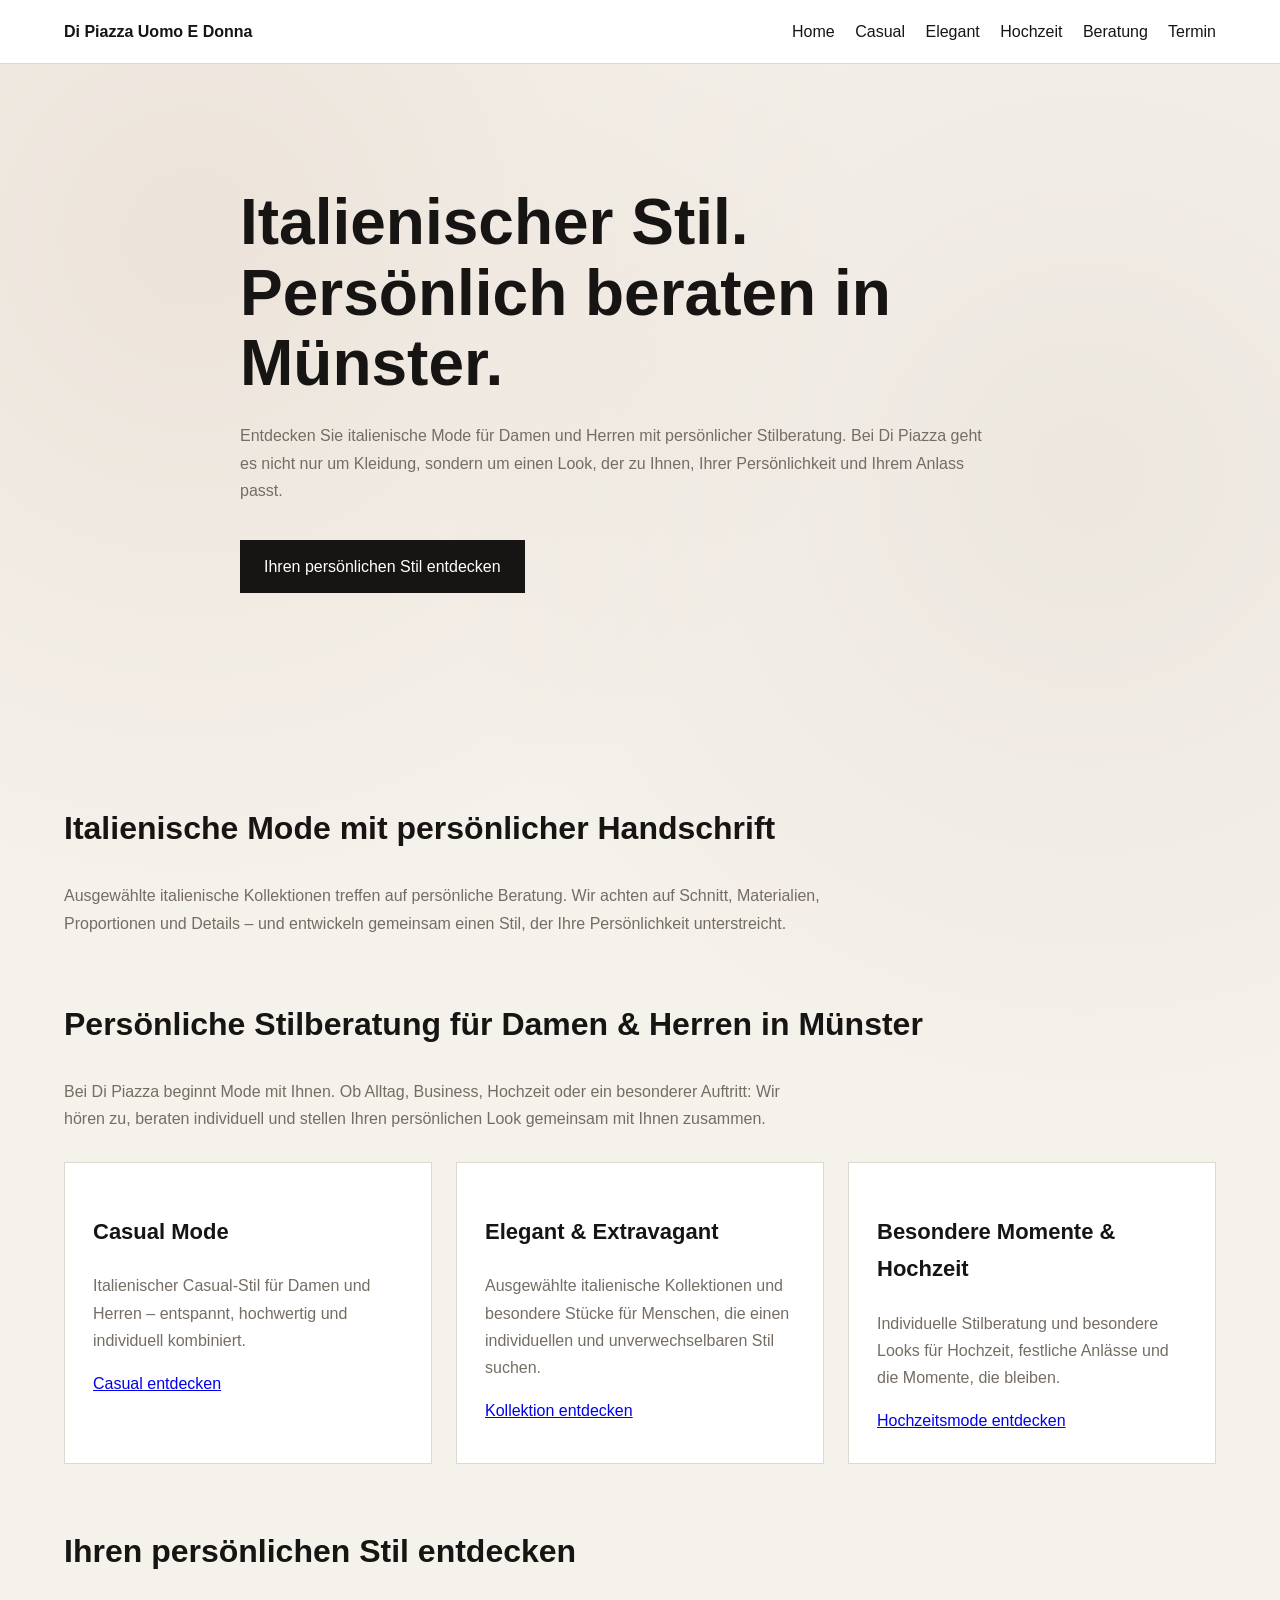
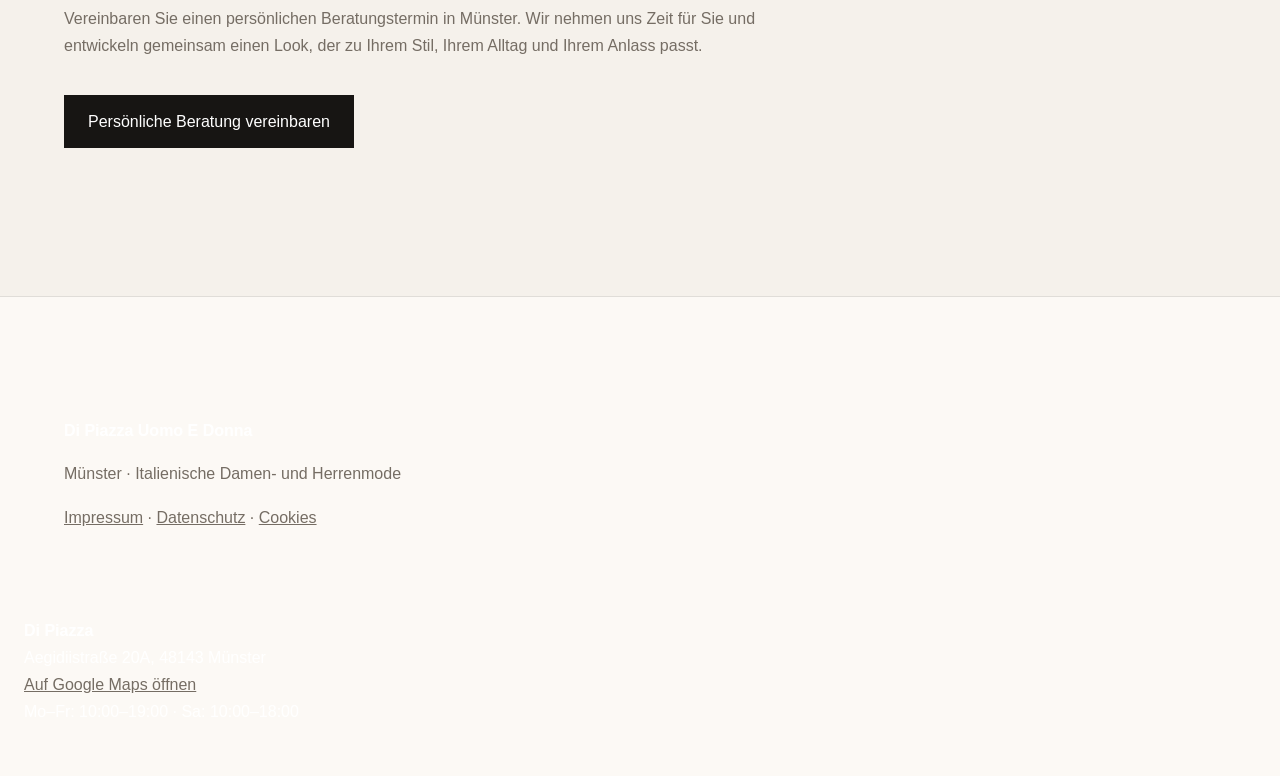
<file: production/index.html>
<!doctype html>
<html lang="de">
<head>
    <meta charset="utf-8">

    <title>Italienische Mode in Münster | Di Piazza Uomo E Donna</title>
    <meta name="description" content="Italienische Damen- und Herrenmode in Münster. Persönliche Stilberatung, italienische Casual-Looks, elegante Kollektionen und individuelle Beratung für besondere Momente bei Di Piazza.">

    <meta name="robots" content="index,follow">
    <link rel="canonical" href="https://www.dipiazza.de/">

    <meta property="og:title"
          content="Italienische Mode in Münster | Di Piazza Uomo E Donna">

    <meta property="og:description"
          content="Italienische Mode für Damen und Herren in Münster mit persönlicher Beratung.">

    <meta property="og:type" content="website">
    <meta property="og:url" content="https://www.dipiazza.de/">

    <meta name="viewport"
          content="width=device-width, initial-scale=1">

    <link rel="stylesheet" href="style.css">

<script type="application/ld+json">
{
  "@context": "https://schema.org",
  "@graph": [
    {
      "@type": "WebSite",
      "@id": "https://www.dipiazza.de/#website",
      "url": "https://www.dipiazza.de/",
      "name": "Di Piazza Uomo E Donna",
      "publisher": {
        "@id": "https://www.dipiazza.de/#business"
      }
    },
    {
      "@type": "ClothingStore",
      "@id": "https://www.dipiazza.de/#business",
      "name": "Di Piazza Uomo E Donna",
      "url": "https://www.dipiazza.de/",
      "description": "Italienische Damen- und Herrenmode in Münster mit persönlicher Stilberatung.",
      "telephone": "+49 176 60366020",
      "email": "d.dipiazza@web.de",
      "address": {
        "@type": "PostalAddress",
        "streetAddress": "Aegidiistraße 20A",
        "postalCode": "48143",
        "addressLocality": "Münster",
        "addressRegion": "Nordrhein-Westfalen",
        "addressCountry": "DE"
      },
      "geo": {
        "@type": "GeoCoordinates",
        "latitude": 51.9592568,
        "longitude": 7.6226174
      },
      "priceRange": "€€€"
    },
    {
      "@type": "WebPage",
      "@id": "https://www.dipiazza.de/#webpage",
      "url": "https://www.dipiazza.de/",
      "name": "Italienische Mode in Münster | Di Piazza Uomo E Donna",
      "isPartOf": {
        "@id": "https://www.dipiazza.de/#website"
      },
      "about": {
        "@id": "https://www.dipiazza.de/#business"
      }
    }
  ]
}
</script>
</head>

<body>

<header>
    <nav>
        <strong>Di Piazza Uomo E Donna</strong>

        <div>
            <a href="/">Home</a>
            <a href="/casual">Casual</a>
            <a href="/elegant-extravagant">Elegant</a>
            <a href="/besondere-momente-hochzeit">Hochzeit</a>
            <a href="/beratung">Beratung</a>
            <a href="/termin">Termin</a>
        </div>
    </nav>
</header>

<main>

<section class="hero">
    <div class="container">
        <div class="hero-content">

            <h1>
                Italienischer Stil. Persönlich beraten in Münster.
            </h1>

            <p>
                Entdecken Sie italienische Mode für Damen und Herren
                mit persönlicher Stilberatung. Bei Di Piazza geht es nicht
                nur um Kleidung, sondern um einen Look, der zu Ihnen,
                Ihrer Persönlichkeit und Ihrem Anlass passt.
            </p>

            <a class="button" href="/termin">
                Ihren persönlichen Stil entdecken
            </a>

        </div>
    </div>
</section>

<section class="container">

    <h2>
        Italienische Mode mit persönlicher Handschrift
    </h2>

    <p>
        Ausgewählte italienische Kollektionen treffen auf persönliche
        Beratung. Wir achten auf Schnitt, Materialien, Proportionen
        und Details – und entwickeln gemeinsam einen Stil, der
        Ihre Persönlichkeit unterstreicht.
    </p>

    <h2>
        Persönliche Stilberatung für Damen & Herren in Münster
    </h2>

    <p>
        Bei Di Piazza beginnt Mode mit Ihnen. Ob Alltag, Business,
        Hochzeit oder ein besonderer Auftritt: Wir hören zu,
        beraten individuell und stellen Ihren persönlichen Look
        gemeinsam mit Ihnen zusammen.
    </p>

    <div class="grid">

        <article class="card">
            <h3>Casual Mode</h3>
            <p>
                Italienischer Casual-Stil für Damen und Herren –
                entspannt, hochwertig und individuell kombiniert.
            </p>
            <a href="/casual">Casual entdecken</a>
        </article>

        <article class="card">
            <h3>Elegant &amp; Extravagant</h3>
            <p>
                Ausgewählte italienische Kollektionen und besondere Stücke
                für Menschen, die einen individuellen und
                unverwechselbaren Stil suchen.
            </p>
            <a href="/elegant-extravagant">Kollektion entdecken</a>
        </article>

        <article class="card">
            <h3>Besondere Momente &amp; Hochzeit</h3>
            <p>
                Individuelle Stilberatung und besondere Looks für Hochzeit,
                festliche Anlässe und die Momente, die bleiben.
            </p>
            <a href="/besondere-momente-hochzeit">Hochzeitsmode entdecken</a>
        </article>

    </div>

    <h2>
        Ihren persönlichen Stil entdecken
    </h2>

    <p>
        Vereinbaren Sie einen persönlichen Beratungstermin in Münster.
        Wir nehmen uns Zeit für Sie und entwickeln gemeinsam einen
        Look, der zu Ihrem Stil, Ihrem Alltag und Ihrem Anlass passt.
    </p>

    <a class="button" href="/termin">
        Persönliche Beratung vereinbaren
    </a>

</section>

</main>

<footer>
    <div class="container">
        <strong>Di Piazza Uomo E Donna</strong>
        <p>Münster · Italienische Damen- und Herrenmode</p>

        <p>
            <a href="/impressum">Impressum</a> ·
            <a href="/datenschutz">Datenschutz</a> ·
            <a href="/cookies">Cookies</a>
        </p>
    </div>

<div class="business-contact">
  <strong>Di Piazza</strong><br>
  Aegidiistraße 20A, 48143 Münster<br>
  <a href="https://www.google.com/maps/search/?api=1&query=Aegidiistra%C3%9Fe+20A%2C+48143+M%C3%BCnster%2C+Deutschland" target="_blank" rel="noopener">
    Auf Google Maps öffnen
  </a><br>
  <span>Mo–Fr: 10:00–19:00 · Sa: 10:00–18:00</span>
</div>

</footer>

</body>
</html>
</file>
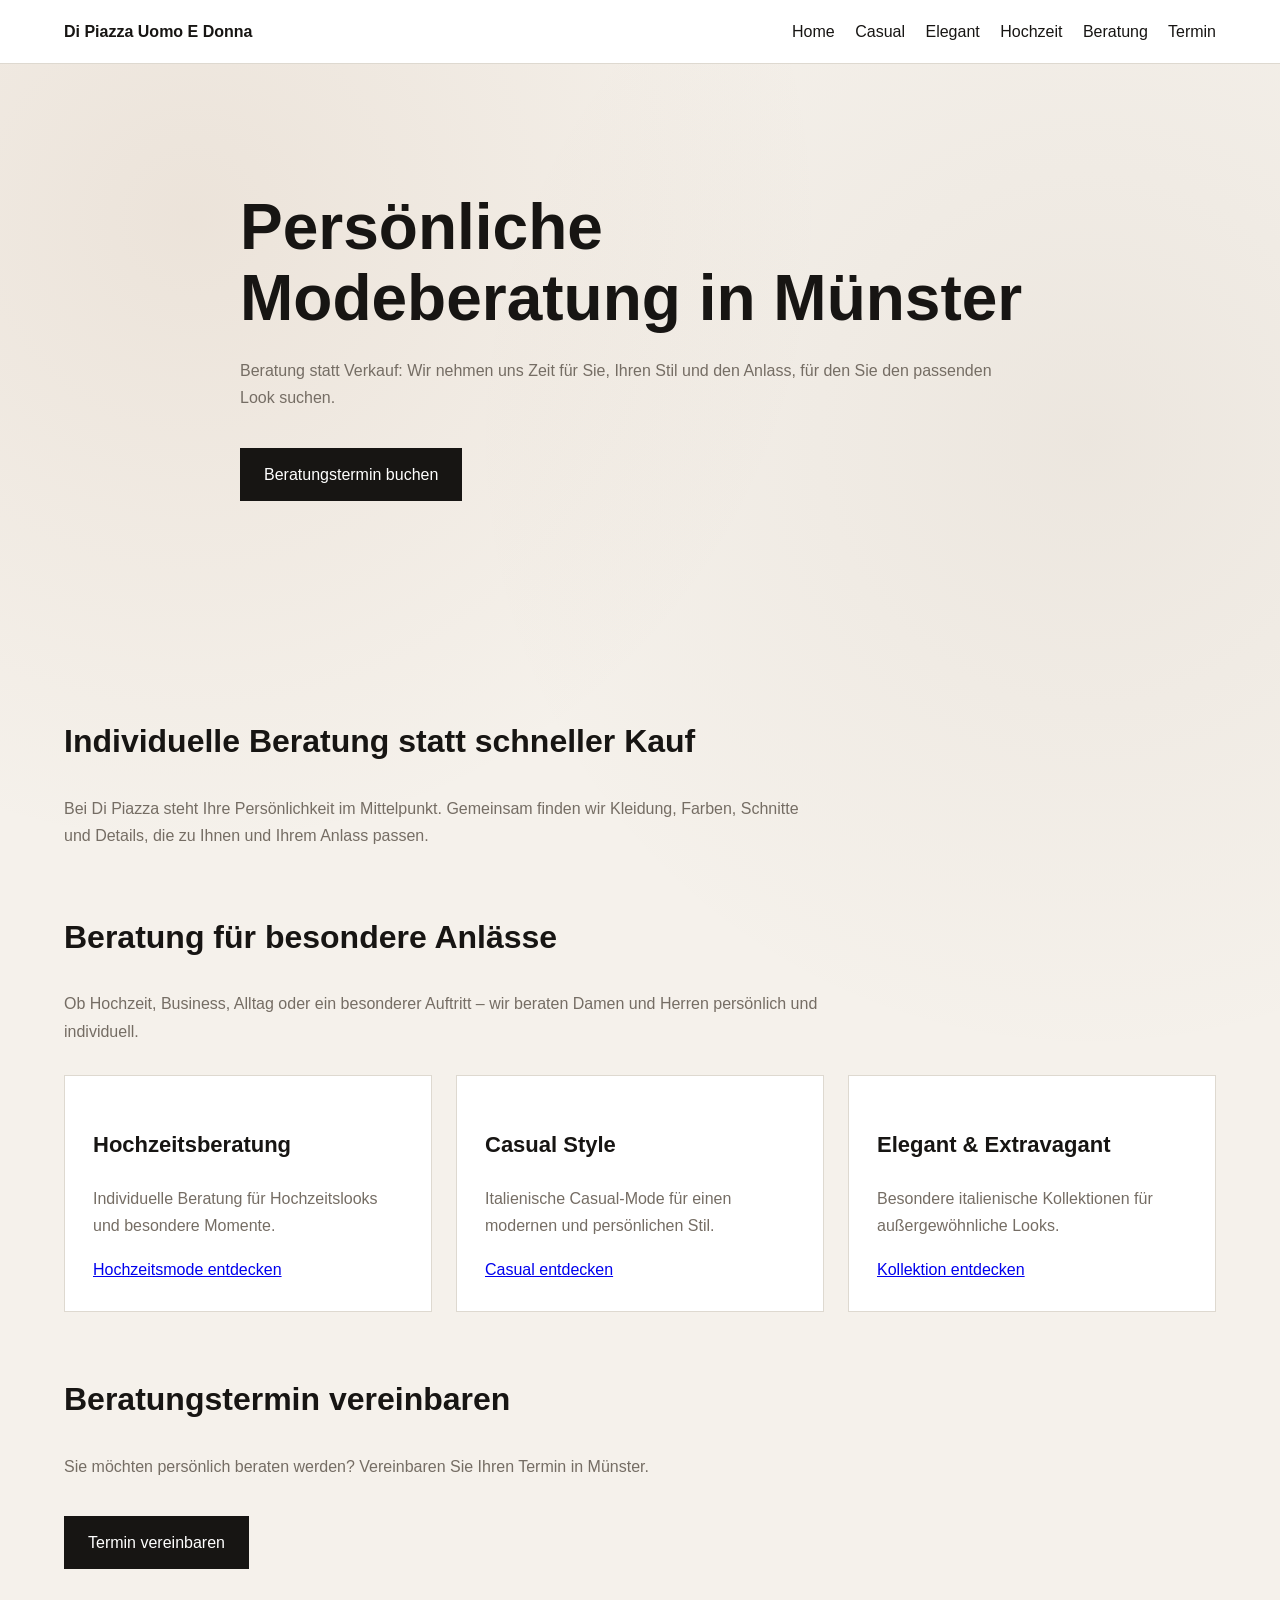
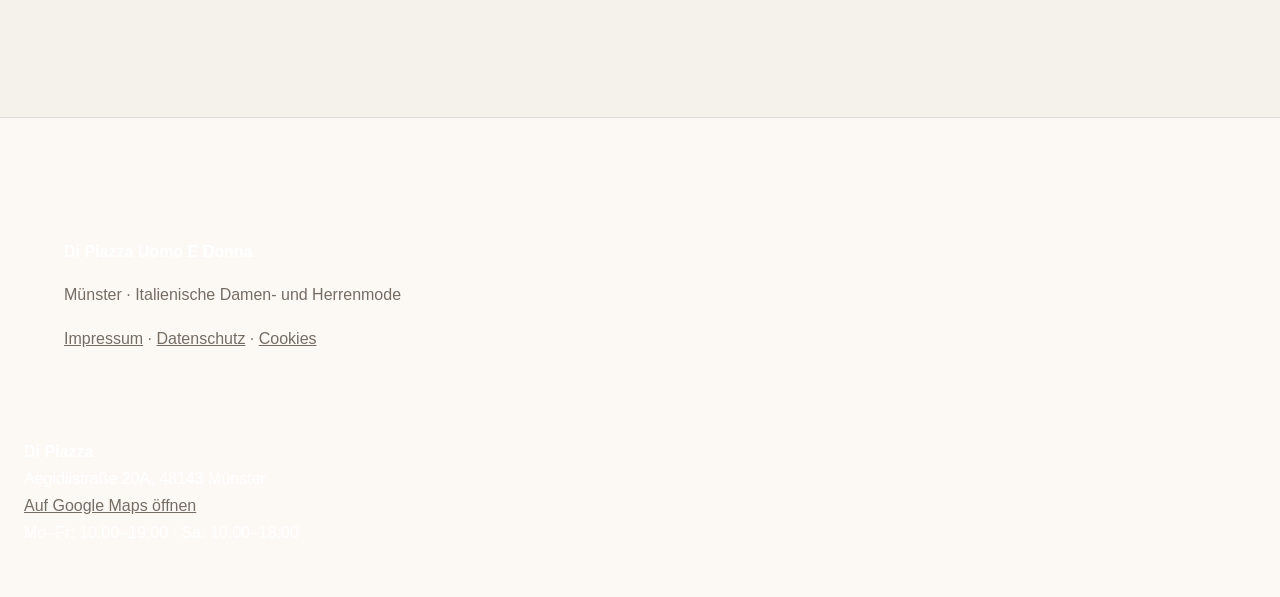
<file: production/beratung.html>
<!doctype html>
<html lang="de">
<head>
  <meta charset="utf-8">
  <title>Persönliche Modeberatung in Münster | Di Piazza</title>
  <meta name="description" content="Persönliche Modeberatung in Münster für Damen und Herren. Individuelle Beratung für Alltag, Hochzeit und besondere Anlässe bei Di Piazza.">
  <meta name="robots" content="index,follow">
  <link rel="canonical" href="https://www.dipiazza.de/beratung">
  <meta name="viewport" content="width=device-width, initial-scale=1">
  <link rel="stylesheet" href="style.css">

<script type="application/ld+json">
{
  "@context": "https://schema.org",
  "@graph": [
    {
      "@type": "WebSite",
      "@id": "https://www.dipiazza.de/#website",
      "url": "https://www.dipiazza.de/",
      "name": "Di Piazza Uomo E Donna",
      "publisher": {
        "@id": "https://www.dipiazza.de/#business"
      }
    },
    {
      "@type": "ClothingStore",
      "@id": "https://www.dipiazza.de/#business",
      "name": "Di Piazza Uomo E Donna",
      "url": "https://www.dipiazza.de/",
      "description": "Italienische Damen- und Herrenmode in Münster mit persönlicher Modeberatung.",
      "telephone": "+49 176 60366020",
      "email": "d.dipiazza@web.de",
      "address": {
        "@type": "PostalAddress",
        "streetAddress": "Aegidiistraße 20A",
        "postalCode": "48143",
        "addressLocality": "Münster",
        "addressRegion": "Nordrhein-Westfalen",
        "addressCountry": "DE"
      },
      "geo": {
        "@type": "GeoCoordinates",
        "latitude": 51.9592568,
        "longitude": 7.6226174
      },
      "priceRange": "€€€"
    },
    {
      "@type": "WebPage",
      "@id": "https://www.dipiazza.de/beratung#webpage",
      "url": "https://www.dipiazza.de/beratung",
      "name": "Persönliche Modeberatung in Münster | Di Piazza",
      "isPartOf": {
        "@id": "https://www.dipiazza.de/#website"
      },
      "about": {
        "@id": "https://www.dipiazza.de/#business"
      }
    }
  ]
}
</script>
</head>

<body>

<header>
  <nav>
    <strong>Di Piazza Uomo E Donna</strong>
    <div>
      <a href="/">Home</a>
      <a href="/casual">Casual</a>
      <a href="/elegant-extravagant">Elegant</a>
      <a href="/besondere-momente-hochzeit">Hochzeit</a>
      <a href="/beratung">Beratung</a>
      <a href="/termin">Termin</a>
    </div>
  </nav>
</header>

<main>

<section class="hero">
  <div class="container">
    <div class="hero-content">

      <h1>Persönliche Modeberatung in Münster</h1>

      <p>
        Beratung statt Verkauf: Wir nehmen uns Zeit für Sie,
        Ihren Stil und den Anlass, für den Sie den passenden Look suchen.
      </p>

      <a class="button" href="/termin">
        Beratungstermin buchen
      </a>

    </div>
  </div>
</section>

<section class="container">

  <h2>Individuelle Beratung statt schneller Kauf</h2>

  <p>
    Bei Di Piazza steht Ihre Persönlichkeit im Mittelpunkt.
    Gemeinsam finden wir Kleidung, Farben, Schnitte und Details,
    die zu Ihnen und Ihrem Anlass passen.
  </p>

  <h2>Beratung für besondere Anlässe</h2>

  <p>
    Ob Hochzeit, Business, Alltag oder ein besonderer Auftritt –
    wir beraten Damen und Herren persönlich und individuell.
  </p>

  <div class="grid">

    <article class="card">
      <h3>Hochzeitsberatung</h3>
      <p>
        Individuelle Beratung für Hochzeitslooks und besondere Momente.
      </p>
      <a href="/besondere-momente-hochzeit">Hochzeitsmode entdecken</a>
    </article>

    <article class="card">
      <h3>Casual Style</h3>
      <p>
        Italienische Casual-Mode für einen modernen und persönlichen Stil.
      </p>
      <a href="/casual">Casual entdecken</a>
    </article>

    <article class="card">
      <h3>Elegant &amp; Extravagant</h3>
      <p>
        Besondere italienische Kollektionen für außergewöhnliche Looks.
      </p>
      <a href="/elegant-extravagant">Kollektion entdecken</a>
    </article>

  </div>

  <h2>Beratungstermin vereinbaren</h2>

  <p>
    Sie möchten persönlich beraten werden?
    Vereinbaren Sie Ihren Termin in Münster.
  </p>

  <a class="button" href="/termin">
    Termin vereinbaren
  </a>

</section>

</main>

<footer>
  <div class="container">
    <strong>Di Piazza Uomo E Donna</strong>
    <p>Münster · Italienische Damen- und Herrenmode</p>

    <p>
      <a href="/impressum">Impressum</a> ·
      <a href="/datenschutz">Datenschutz</a> ·
      <a href="/cookies">Cookies</a>
    </p>
  </div>

<div class="business-contact">
  <strong>Di Piazza</strong><br>
  Aegidiistraße 20A, 48143 Münster<br>
  <a href="https://www.google.com/maps/search/?api=1&query=Aegidiistra%C3%9Fe+20A%2C+48143+M%C3%BCnster%2C+Deutschland" target="_blank" rel="noopener">
    Auf Google Maps öffnen
  </a><br>
  <span>Mo–Fr: 10:00–19:00 · Sa: 10:00–18:00</span>
</div>

</footer>

</body>
</html>
</file>
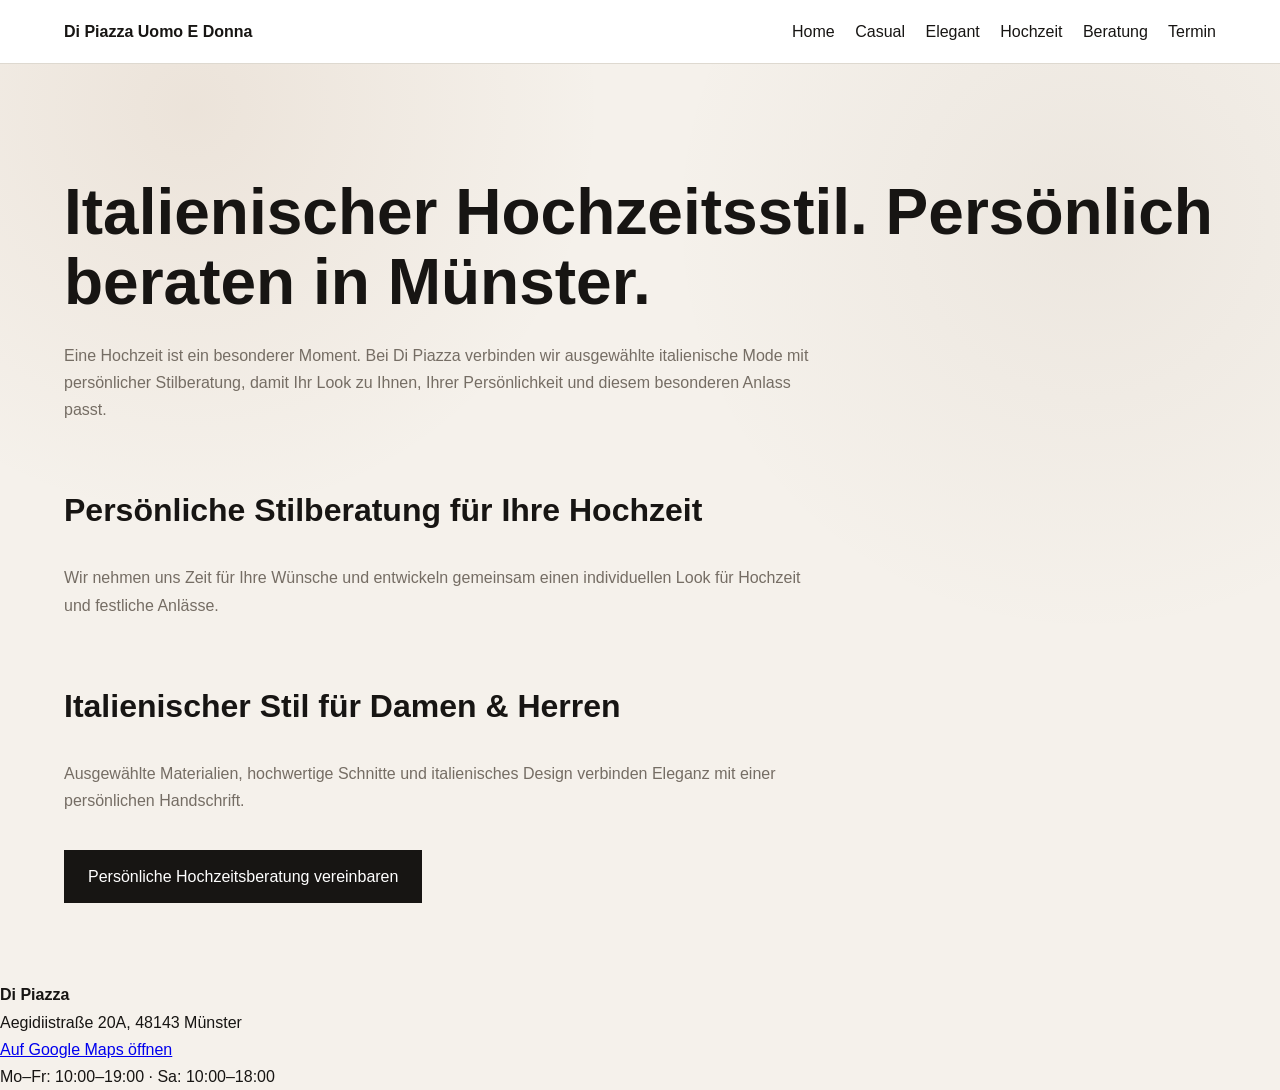
<file: production/besondere-momente-hochzeit.html>
<!doctype html>
<html lang="de">
<head>
<meta charset="utf-8">
<title>Italienischer Hochzeitsstil in Münster | Di Piazza</title>
<meta name="description" content="Italienischer Hochzeitsstil in Münster für Damen und Herren. Persönliche Stilberatung und individuelle Looks für Hochzeit und besondere Momente.">
<meta name="robots" content="index,follow">
<link rel="canonical" href="https://www.dipiazza.de/besondere-momente-hochzeit">
<meta name="viewport" content="width=device-width,initial-scale=1">
<link rel="stylesheet" href="style.css">

<script type="application/ld+json">
{
  "@context": "https://schema.org",
  "@graph": [
    {
      "@type": "WebSite",
      "@id": "https://www.dipiazza.de/#website",
      "url": "https://www.dipiazza.de/",
      "name": "Di Piazza Uomo E Donna",
      "publisher": {
        "@id": "https://www.dipiazza.de/#business"
      }
    },
    {
      "@type": "ClothingStore",
      "@id": "https://www.dipiazza.de/#business",
      "name": "Di Piazza Uomo E Donna",
      "url": "https://www.dipiazza.de/",
      "description": "Italienischer Hochzeitsstil für Damen und Herren in Münster mit persönlicher Stilberatung.",
      "telephone": "+49 176 60366020",
      "email": "d.dipiazza@web.de",
      "address": {
        "@type": "PostalAddress",
        "streetAddress": "Aegidiistraße 20A",
        "postalCode": "48143",
        "addressLocality": "Münster",
        "addressRegion": "Nordrhein-Westfalen",
        "addressCountry": "DE"
      },
      "geo": {
        "@type": "GeoCoordinates",
        "latitude": 51.9592568,
        "longitude": 7.6226174
      },
      "priceRange": "€€€"
    },
    {
      "@type": "WebPage",
      "@id": "https://www.dipiazza.de/besondere-momente-hochzeit#webpage",
      "url": "https://www.dipiazza.de/besondere-momente-hochzeit",
      "name": "Italienischer Hochzeitsstil in Münster | Di Piazza",
      "isPartOf": {
        "@id": "https://www.dipiazza.de/#website"
      },
      "about": {
        "@id": "https://www.dipiazza.de/#business"
      }
    }
  ]
}
</script>
</head>
<body>

<header>
<nav>
<strong>Di Piazza Uomo E Donna</strong>
<div>
<a href="/">Home</a>
<a href="/casual">Casual</a>
<a href="/elegant-extravagant">Elegant</a>
<a href="/besondere-momente-hochzeit">Hochzeit</a>
<a href="/beratung">Beratung</a>
<a href="/termin">Termin</a>
</div>
</nav>
</header>

<main class="container">

<h1>Italienischer Hochzeitsstil. Persönlich beraten in Münster.</h1>

<p>
Eine Hochzeit ist ein besonderer Moment. Bei Di Piazza verbinden
wir ausgewählte italienische Mode mit persönlicher Stilberatung,
damit Ihr Look zu Ihnen, Ihrer Persönlichkeit und diesem besonderen
Anlass passt.
</p>

<h2>Persönliche Stilberatung für Ihre Hochzeit</h2>

<p>
Wir nehmen uns Zeit für Ihre Wünsche und entwickeln gemeinsam
einen individuellen Look für Hochzeit und festliche Anlässe.
</p>

<h2>Italienischer Stil für Damen & Herren</h2>

<p>
Ausgewählte Materialien, hochwertige Schnitte und italienisches
Design verbinden Eleganz mit einer persönlichen Handschrift.
</p>

<a class="button" href="/termin">Persönliche Hochzeitsberatung vereinbaren</a>

</main>


<div class="business-contact">
  <strong>Di Piazza</strong><br>
  Aegidiistraße 20A, 48143 Münster<br>
  <a href="https://www.google.com/maps/search/?api=1&query=Aegidiistra%C3%9Fe+20A%2C+48143+M%C3%BCnster%2C+Deutschland" target="_blank" rel="noopener">
    Auf Google Maps öffnen
  </a><br>
  <span>Mo–Fr: 10:00–19:00 · Sa: 10:00–18:00</span>
</div>

</body>
</html>
</file>
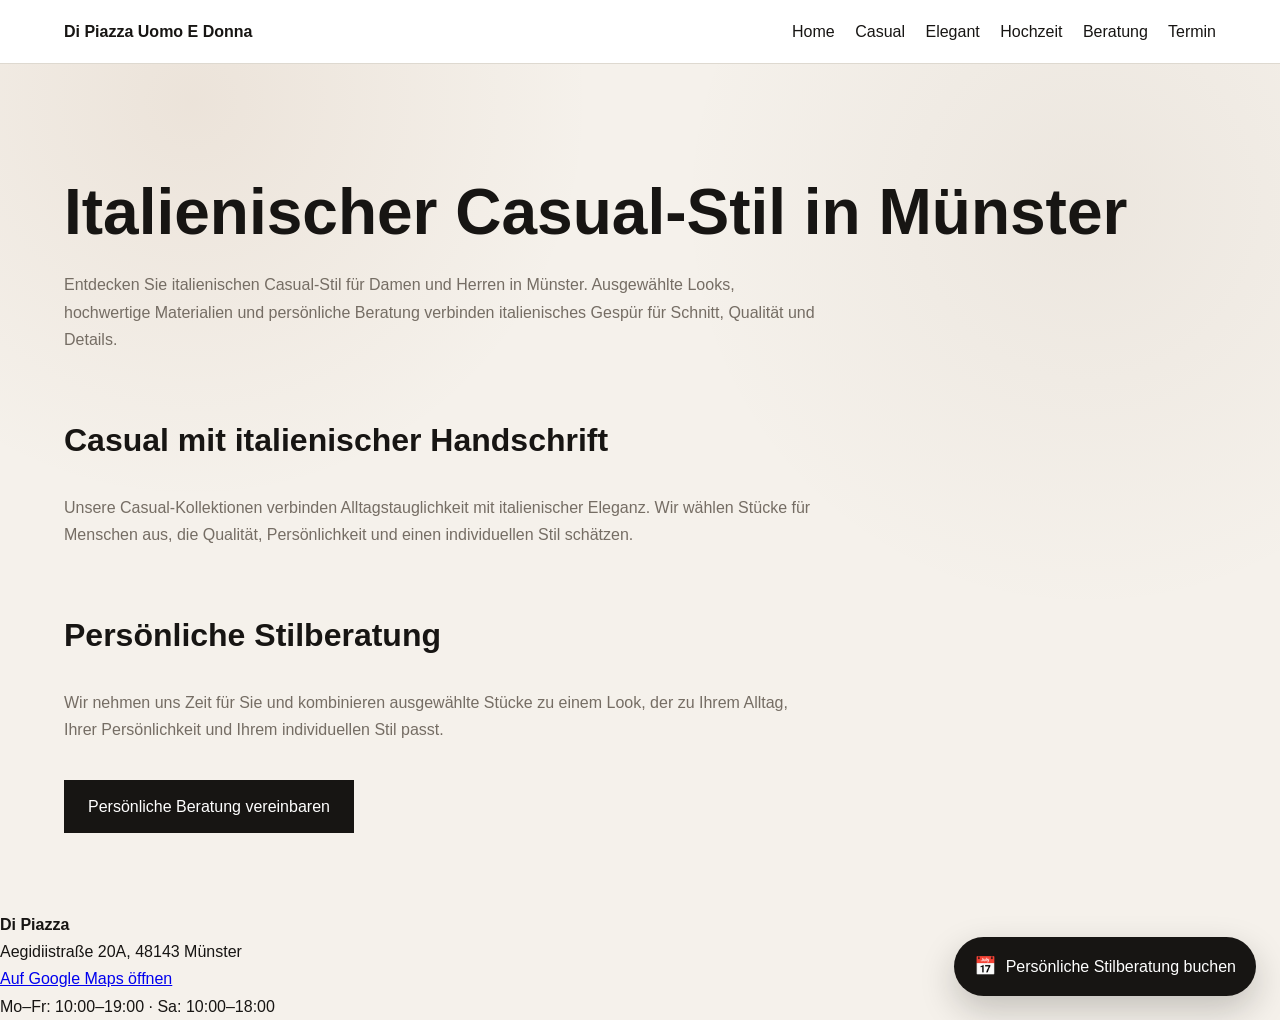
<file: production/casual.html>
<!doctype html>
<html lang="de">
<head>
<meta charset="utf-8">
<title>Italienischer Casual-Stil in Münster | Di Piazza</title>
<meta name="description" content="Italienischer Casual-Stil in Münster für Damen und Herren. Persönliche Stilberatung und ausgewählte italienische Mode für einen individuellen Look im Alltag.">
<meta name="robots" content="index,follow">
<link rel="canonical" href="https://www.dipiazza.de/casual">
<meta name="viewport" content="width=device-width,initial-scale=1">
<link rel="stylesheet" href="style.css">

<script type="application/ld+json">
{
  "@context": "https://schema.org",
  "@graph": [
    {
      "@type": "WebSite",
      "@id": "https://www.dipiazza.de/#website",
      "url": "https://www.dipiazza.de/",
      "name": "Di Piazza Uomo E Donna",
      "publisher": {
        "@id": "https://www.dipiazza.de/#business"
      }
    },
    {
      "@type": "ClothingStore",
      "@id": "https://www.dipiazza.de/#business",
      "name": "Di Piazza Uomo E Donna",
      "url": "https://www.dipiazza.de/",
      "description": "Italienischer Casual-Stil für Damen und Herren in Münster mit persönlicher Stilberatung.",
      "telephone": "+49 176 60366020",
      "email": "d.dipiazza@web.de",
      "address": {
        "@type": "PostalAddress",
        "streetAddress": "Aegidiistraße 20A",
        "postalCode": "48143",
        "addressLocality": "Münster",
        "addressRegion": "Nordrhein-Westfalen",
        "addressCountry": "DE"
      },
      "geo": {
        "@type": "GeoCoordinates",
        "latitude": 51.9592568,
        "longitude": 7.6226174
      },
      "priceRange": "€€€"
    },
    {
      "@type": "WebPage",
      "@id": "https://www.dipiazza.de/casual#webpage",
      "url": "https://www.dipiazza.de/casual",
      "name": "Italienischer Casual-Stil in Münster | Di Piazza",
      "isPartOf": {
        "@id": "https://www.dipiazza.de/#website"
      },
      "about": {
        "@id": "https://www.dipiazza.de/#business"
      }
    }
  ]
}
</script>
</head>
<body>




<header>
<nav>
<strong>Di Piazza Uomo E Donna</strong>
<div>
<a href="/">Home</a>
<a href="/casual">Casual</a>
<a href="/elegant-extravagant">Elegant</a>
<a href="/besondere-momente-hochzeit">Hochzeit</a>
<a href="/beratung">Beratung</a>
<a href="/termin">Termin</a>
</div>
</nav>
</header>

<main class="container">

<h1>Italienischer Casual-Stil in Münster</h1>

<p>
Entdecken Sie italienischen Casual-Stil für Damen und Herren in Münster.
Ausgewählte Looks, hochwertige Materialien und persönliche Beratung
verbinden italienisches Gespür für Schnitt, Qualität und Details.
</p>

<h2>Casual mit italienischer Handschrift</h2>

<p>
Unsere Casual-Kollektionen verbinden Alltagstauglichkeit mit
italienischer Eleganz. Wir wählen Stücke für Menschen aus,
die Qualität, Persönlichkeit und einen individuellen Stil schätzen.
</p>

<h2>Persönliche Stilberatung</h2>

<p>
Wir nehmen uns Zeit für Sie und kombinieren ausgewählte Stücke
zu einem Look, der zu Ihrem Alltag, Ihrer Persönlichkeit
und Ihrem individuellen Stil passt.
</p>

<a class="button" href="/termin">Persönliche Beratung vereinbaren</a>

</main>


<div class="business-contact">
  <strong>Di Piazza</strong><br>
  Aegidiistraße 20A, 48143 Münster<br>
  <a href="https://www.google.com/maps/search/?api=1&query=Aegidiistra%C3%9Fe+20A%2C+48143+M%C3%BCnster%2C+Deutschland" target="_blank" rel="noopener">
    Auf Google Maps öffnen
  </a><br>
  <span>Mo–Fr: 10:00–19:00 · Sa: 10:00–18:00</span>
</div>


<a class="floating-booking" href="/termin">
  <span>📅</span>
  <span>Persönliche Stilberatung buchen</span>
</a>

</body>
</html>
</file>
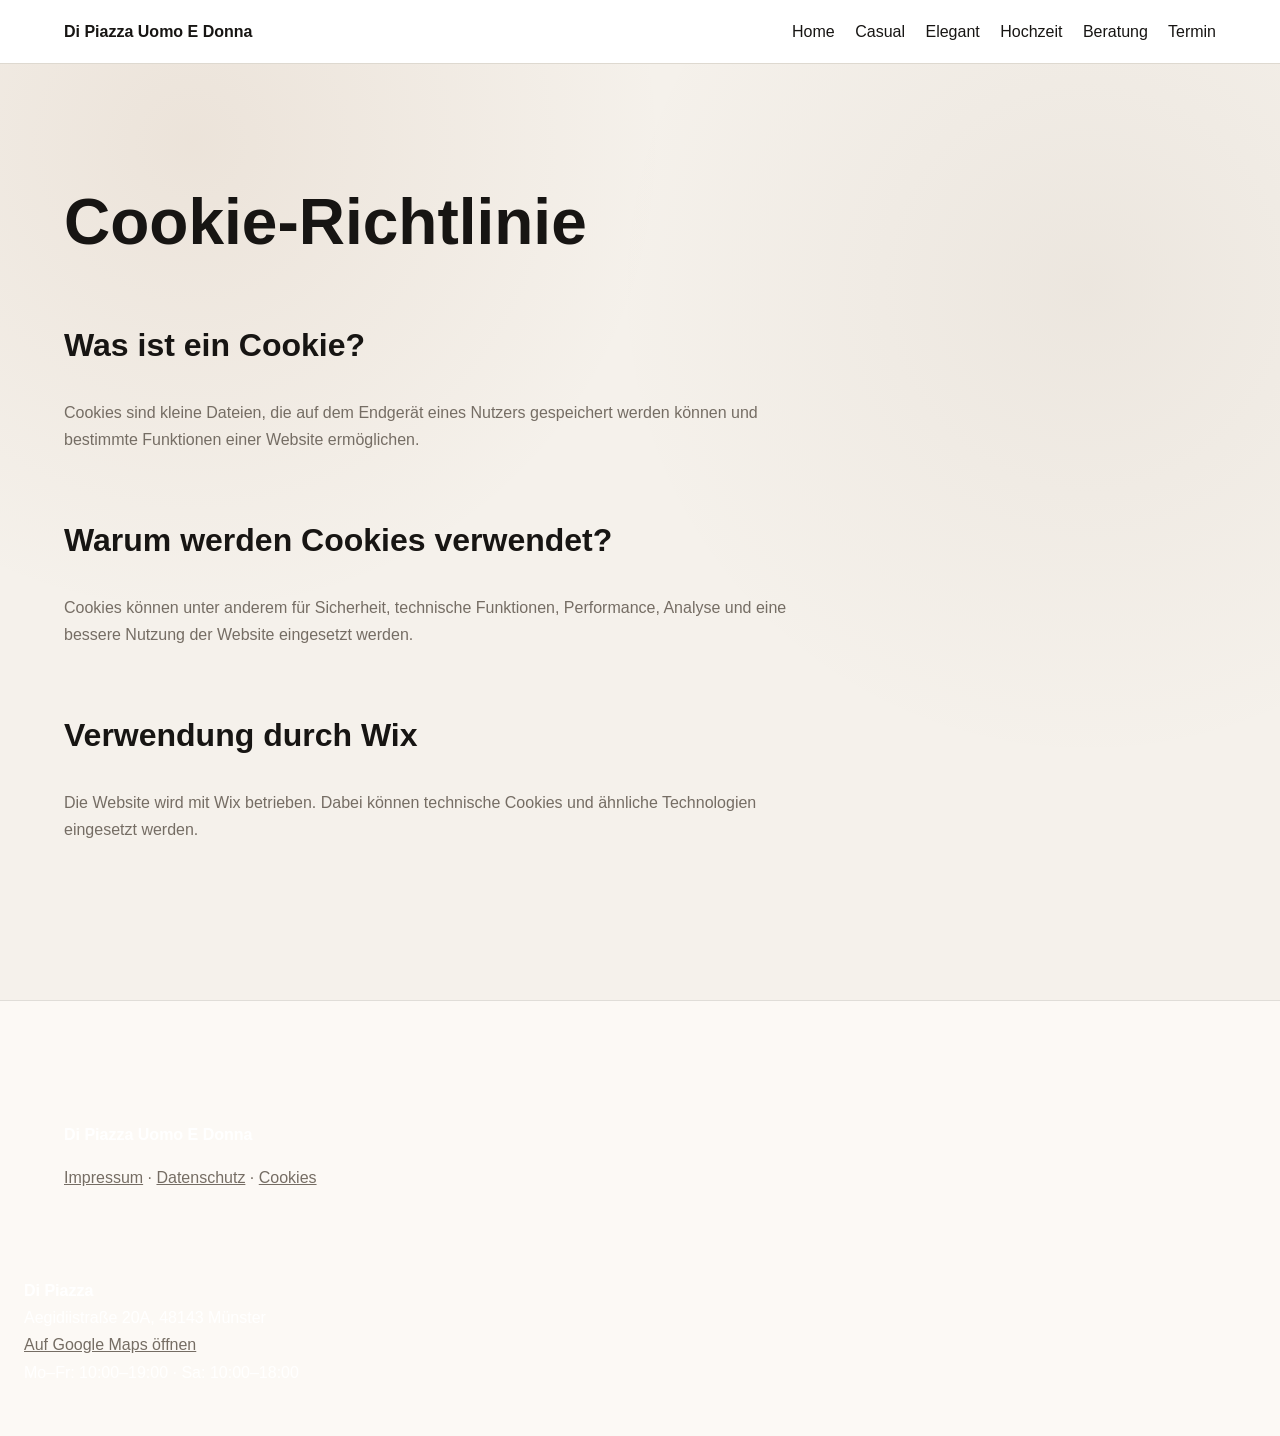
<file: production/cookies.html>
<!doctype html>
<html lang="de">
<head>
  <meta charset="utf-8">
  <title>Cookies | Di Piazza Uomo E Donna</title>
  <meta name="description" content="Cookie-Richtlinie von Di Piazza Uomo E Donna. Informationen zur Verwendung von Cookies und ähnlichen Technologien.">
  <meta name="robots" content="index,follow">
  <link rel="canonical" href="https://www.dipiazza.de/cookies">
  <meta name="viewport" content="width=device-width, initial-scale=1">
  <link rel="stylesheet" href="style.css">

<script type="application/ld+json">
{
  "@context": "https://schema.org",
  "@graph": [
    {
      "@type": "WebSite",
      "@id": "https://www.dipiazza.de/#website",
      "url": "https://www.dipiazza.de/",
      "name": "Di Piazza Uomo E Donna",
      "publisher": {
        "@id": "https://www.dipiazza.de/#business"
      }
    },
    {
      "@type": "ClothingStore",
      "@id": "https://www.dipiazza.de/#business",
      "name": "Di Piazza Uomo E Donna",
      "url": "https://www.dipiazza.de/",
      "description": "Italienische Damen- und Herrenmode in Münster mit persönlicher Modeberatung.",
      "telephone": "+49 176 60366020",
      "email": "d.dipiazza@web.de",
      "address": {
        "@type": "PostalAddress",
        "streetAddress": "Aegidiistraße 20A",
        "postalCode": "48143",
        "addressLocality": "Münster",
        "addressRegion": "Nordrhein-Westfalen",
        "addressCountry": "DE"
      },
      "geo": {
        "@type": "GeoCoordinates",
        "latitude": 51.9592568,
        "longitude": 7.6226174
      },
      "priceRange": "€€€"
    },
    {
      "@type": "WebPage",
      "@id": "https://www.dipiazza.de/cookies#webpage",
      "url": "https://www.dipiazza.de/cookies",
      "name": "Cookies | Di Piazza Uomo E Donna",
      "isPartOf": {
        "@id": "https://www.dipiazza.de/#website"
      },
      "about": {
        "@id": "https://www.dipiazza.de/#business"
      }
    }
  ]
}
</script>
</head>

<body>

<header>
  <nav>
    <strong>Di Piazza Uomo E Donna</strong>
    <div>
      <a href="/">Home</a>
      <a href="/casual">Casual</a>
      <a href="/elegant-extravagant">Elegant</a>
      <a href="/besondere-momente-hochzeit">Hochzeit</a>
      <a href="/beratung">Beratung</a>
      <a href="/termin">Termin</a>
    </div>
  </nav>
</header>

<main>
<section class="container">

  <h1>Cookie-Richtlinie</h1>

  <h2>Was ist ein Cookie?</h2>

  <p>
    Cookies sind kleine Dateien, die auf dem Endgerät eines Nutzers
    gespeichert werden können und bestimmte Funktionen einer Website
    ermöglichen.
  </p>

  <h2>Warum werden Cookies verwendet?</h2>

  <p>
    Cookies können unter anderem für Sicherheit, technische Funktionen,
    Performance, Analyse und eine bessere Nutzung der Website eingesetzt
    werden.
  </p>

  <h2>Verwendung durch Wix</h2>

  <p>
    Die Website wird mit Wix betrieben. Dabei können technische Cookies
    und ähnliche Technologien eingesetzt werden.
  </p>

</section>
</main>

<footer>
  <div class="container">
    <strong>Di Piazza Uomo E Donna</strong>
    <p>
      <a href="/impressum">Impressum</a> ·
      <a href="/datenschutz">Datenschutz</a> ·
      <a href="/cookies">Cookies</a>
    </p>
  </div>

<div class="business-contact">
  <strong>Di Piazza</strong><br>
  Aegidiistraße 20A, 48143 Münster<br>
  <a href="https://www.google.com/maps/search/?api=1&query=Aegidiistra%C3%9Fe+20A%2C+48143+M%C3%BCnster%2C+Deutschland" target="_blank" rel="noopener">
    Auf Google Maps öffnen
  </a><br>
  <span>Mo–Fr: 10:00–19:00 · Sa: 10:00–18:00</span>
</div>

</footer>

</body>
</html>
</file>
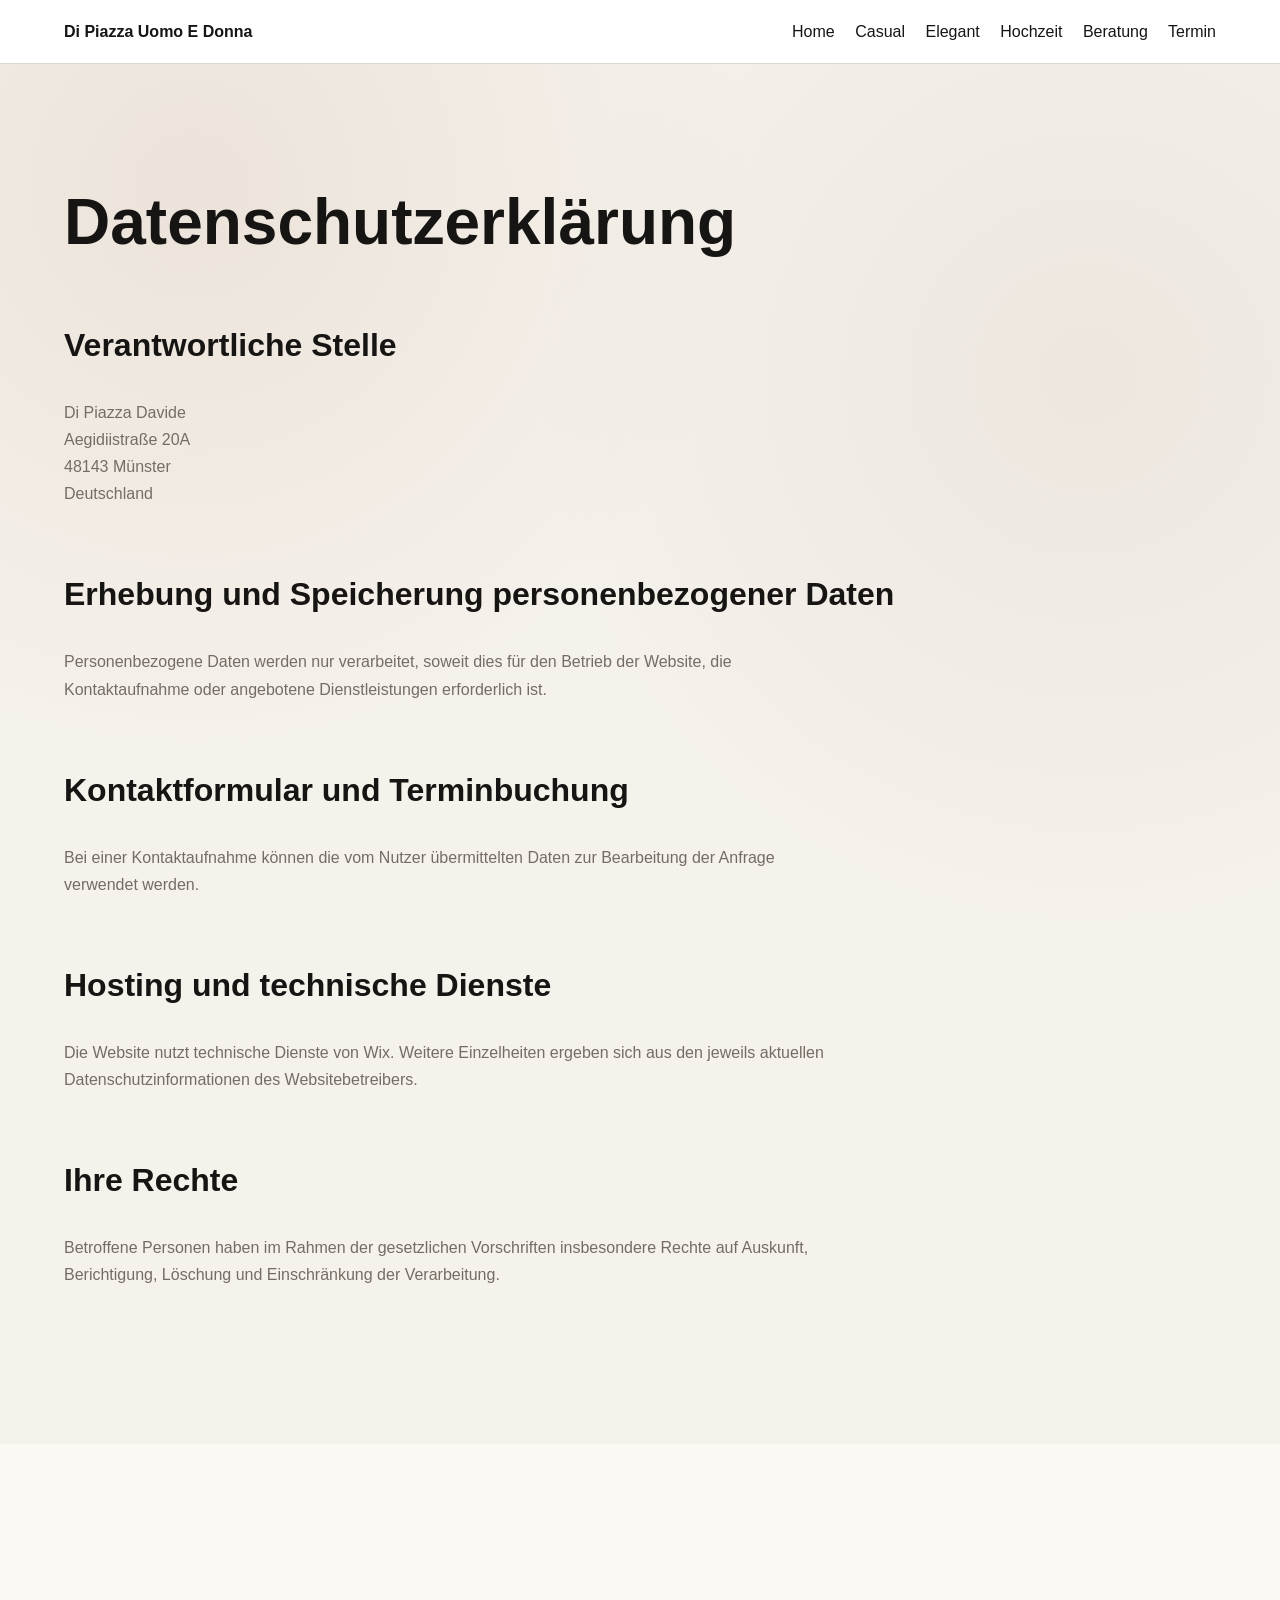
<file: production/datenschutz.html>
<!doctype html>
<html lang="de">
<head>
  <meta charset="utf-8">
  <title>Datenschutz | Di Piazza Uomo E Donna</title>
  <meta name="description" content="Datenschutzerklärung von Di Piazza Uomo E Donna in Münster. Informationen zur Verarbeitung personenbezogener Daten.">
  <meta name="robots" content="index,follow">
  <link rel="canonical" href="https://www.dipiazza.de/datenschutz">
  <meta name="viewport" content="width=device-width, initial-scale=1">
  <link rel="stylesheet" href="style.css">

<script type="application/ld+json">
{
  "@context": "https://schema.org",
  "@graph": [
    {
      "@type": "WebSite",
      "@id": "https://www.dipiazza.de/#website",
      "url": "https://www.dipiazza.de/",
      "name": "Di Piazza Uomo E Donna",
      "publisher": {
        "@id": "https://www.dipiazza.de/#business"
      }
    },
    {
      "@type": "ClothingStore",
      "@id": "https://www.dipiazza.de/#business",
      "name": "Di Piazza Uomo E Donna",
      "url": "https://www.dipiazza.de/",
      "description": "Italienische Damen- und Herrenmode in Münster mit persönlicher Modeberatung.",
      "telephone": "+49 176 60366020",
      "email": "d.dipiazza@web.de",
      "address": {
        "@type": "PostalAddress",
        "streetAddress": "Aegidiistraße 20A",
        "postalCode": "48143",
        "addressLocality": "Münster",
        "addressRegion": "Nordrhein-Westfalen",
        "addressCountry": "DE"
      },
      "geo": {
        "@type": "GeoCoordinates",
        "latitude": 51.9592568,
        "longitude": 7.6226174
      },
      "priceRange": "€€€"
    },
    {
      "@type": "WebPage",
      "@id": "https://www.dipiazza.de/datenschutz#webpage",
      "url": "https://www.dipiazza.de/datenschutz",
      "name": "Datenschutz | Di Piazza Uomo E Donna",
      "isPartOf": {
        "@id": "https://www.dipiazza.de/#website"
      },
      "about": {
        "@id": "https://www.dipiazza.de/#business"
      }
    }
  ]
}
</script>
</head>

<body>

<header>
  <nav>
    <strong>Di Piazza Uomo E Donna</strong>
    <div>
      <a href="/">Home</a>
      <a href="/casual">Casual</a>
      <a href="/elegant-extravagant">Elegant</a>
      <a href="/besondere-momente-hochzeit">Hochzeit</a>
      <a href="/beratung">Beratung</a>
      <a href="/termin">Termin</a>
    </div>
  </nav>
</header>

<main>
<section class="container">

  <h1>Datenschutzerklärung</h1>

  <h2>Verantwortliche Stelle</h2>

  <p>
    Di Piazza Davide<br>
    Aegidiistraße 20A<br>
    48143 Münster<br>
    Deutschland
  </p>

  <h2>Erhebung und Speicherung personenbezogener Daten</h2>

  <p>
    Personenbezogene Daten werden nur verarbeitet, soweit dies für
    den Betrieb der Website, die Kontaktaufnahme oder angebotene
    Dienstleistungen erforderlich ist.
  </p>

  <h2>Kontaktformular und Terminbuchung</h2>

  <p>
    Bei einer Kontaktaufnahme können die vom Nutzer übermittelten
    Daten zur Bearbeitung der Anfrage verwendet werden.
  </p>

  <h2>Hosting und technische Dienste</h2>

  <p>
    Die Website nutzt technische Dienste von Wix. Weitere Einzelheiten
    ergeben sich aus den jeweils aktuellen Datenschutzinformationen
    des Websitebetreibers.
  </p>

  <h2>Ihre Rechte</h2>

  <p>
    Betroffene Personen haben im Rahmen der gesetzlichen Vorschriften
    insbesondere Rechte auf Auskunft, Berichtigung, Löschung und
    Einschränkung der Verarbeitung.
  </p>

</section>
</main>

<footer>
  <div class="container">
    <strong>Di Piazza Uomo E Donna</strong>
    <p>
      <a href="/impressum">Impressum</a> ·
      <a href="/datenschutz">Datenschutz</a> ·
      <a href="/cookies">Cookies</a>
    </p>
  </div>

<div class="business-contact">
  <strong>Di Piazza</strong><br>
  Aegidiistraße 20A, 48143 Münster<br>
  <a href="https://www.google.com/maps/search/?api=1&query=Aegidiistra%C3%9Fe+20A%2C+48143+M%C3%BCnster%2C+Deutschland" target="_blank" rel="noopener">
    Auf Google Maps öffnen
  </a><br>
  <span>Mo–Fr: 10:00–19:00 · Sa: 10:00–18:00</span>
</div>

</footer>

</body>
</html>
</file>
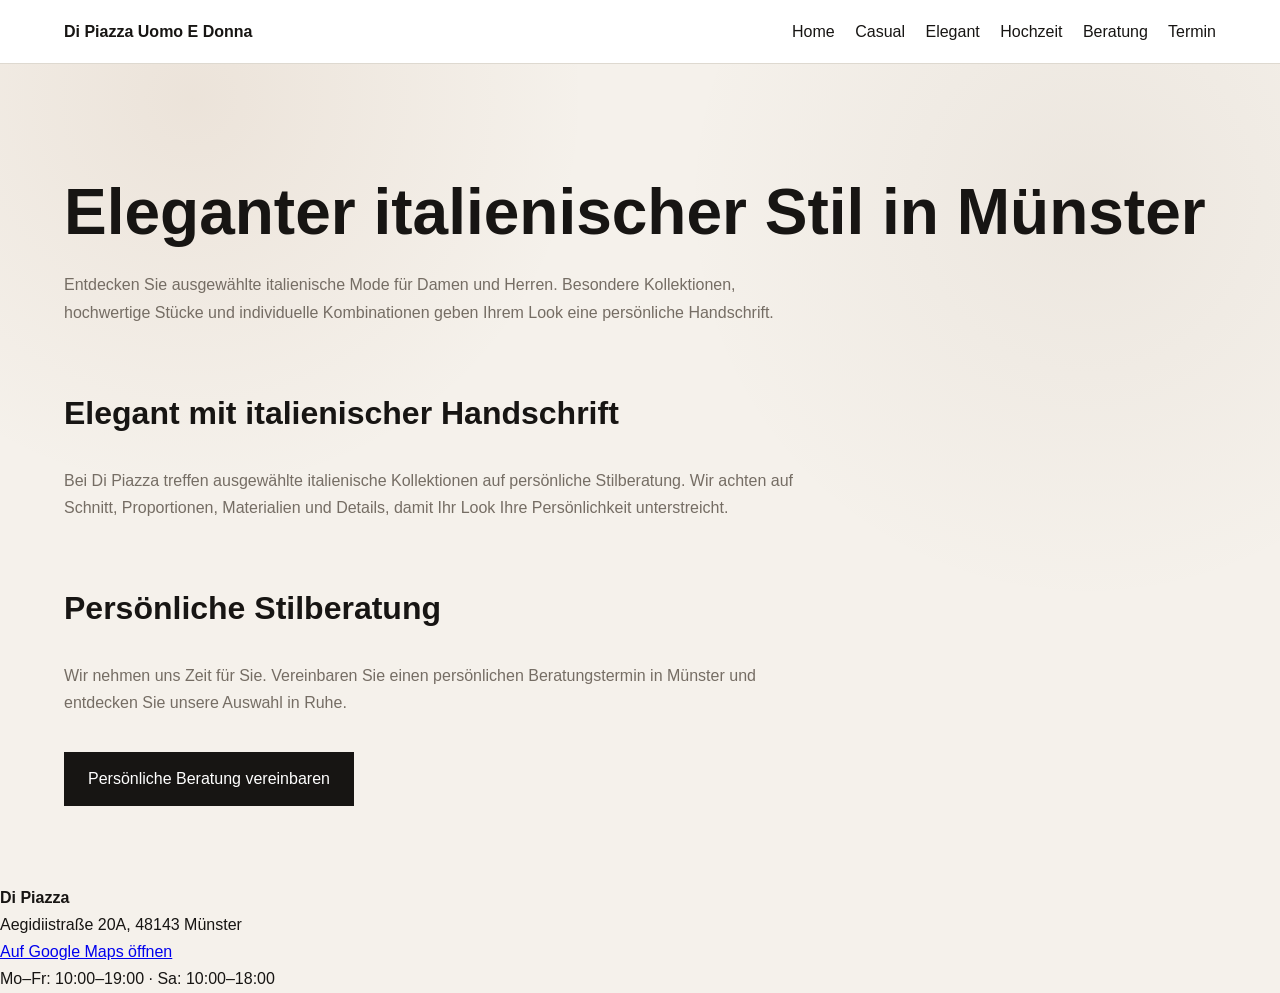
<file: production/elegant-extravagant.html>
<!doctype html>
<html lang="de">
<head>
<meta charset="utf-8">
<title>Eleganter italienischer Stil in Münster | Di Piazza</title>
<meta name="description" content="Eleganter italienischer Stil in Münster für Damen und Herren. Ausgewählte Kollektionen und persönliche Stilberatung für individuelle Looks.">
<meta name="robots" content="index,follow">
<link rel="canonical" href="https://www.dipiazza.de/elegant-extravagant">
<meta name="viewport" content="width=device-width,initial-scale=1">
<link rel="stylesheet" href="style.css">

<script type="application/ld+json">
{
  "@context": "https://schema.org",
  "@graph": [
    {
      "@type": "WebSite",
      "@id": "https://www.dipiazza.de/#website",
      "url": "https://www.dipiazza.de/",
      "name": "Di Piazza Uomo E Donna",
      "publisher": {
        "@id": "https://www.dipiazza.de/#business"
      }
    },
    {
      "@type": "ClothingStore",
      "@id": "https://www.dipiazza.de/#business",
      "name": "Di Piazza Uomo E Donna",
      "url": "https://www.dipiazza.de/",
      "description": "Eleganter italienischer Stil für Damen und Herren in Münster mit persönlicher Stilberatung.",
      "telephone": "+49 176 60366020",
      "email": "d.dipiazza@web.de",
      "address": {
        "@type": "PostalAddress",
        "streetAddress": "Aegidiistraße 20A",
        "postalCode": "48143",
        "addressLocality": "Münster",
        "addressRegion": "Nordrhein-Westfalen",
        "addressCountry": "DE"
      },
      "geo": {
        "@type": "GeoCoordinates",
        "latitude": 51.9592568,
        "longitude": 7.6226174
      },
      "priceRange": "€€€"
    },
    {
      "@type": "WebPage",
      "@id": "https://www.dipiazza.de/elegant-extravagant#webpage",
      "url": "https://www.dipiazza.de/elegant-extravagant",
      "name": "Eleganter italienischer Stil in Münster | Di Piazza",
      "isPartOf": {
        "@id": "https://www.dipiazza.de/#website"
      },
      "about": {
        "@id": "https://www.dipiazza.de/#business"
      }
    }
  ]
}
</script>
</head>
<body>

<header>
<nav>
<strong>Di Piazza Uomo E Donna</strong>
<div>
<a href="/">Home</a>
<a href="/casual">Casual</a>
<a href="/elegant-extravagant">Elegant</a>
<a href="/besondere-momente-hochzeit">Hochzeit</a>
<a href="/beratung">Beratung</a>
<a href="/termin">Termin</a>
</div>
</nav>
</header>

<main class="container">

<h1>Eleganter italienischer Stil in Münster</h1>

<p>
Entdecken Sie ausgewählte italienische Mode für Damen und Herren.
Besondere Kollektionen, hochwertige Stücke und individuelle Kombinationen
geben Ihrem Look eine persönliche Handschrift.
</p>

<h2>Elegant mit italienischer Handschrift</h2>

<p>
Bei Di Piazza treffen ausgewählte italienische Kollektionen auf
persönliche Stilberatung. Wir achten auf Schnitt, Proportionen,
Materialien und Details, damit Ihr Look Ihre Persönlichkeit unterstreicht.
</p>

<h2>Persönliche Stilberatung</h2>

<p>
Wir nehmen uns Zeit für Sie. Vereinbaren Sie einen persönlichen
Beratungstermin in Münster und entdecken Sie unsere Auswahl in Ruhe.
</p>

<a class="button" href="/termin">Persönliche Beratung vereinbaren</a>

</main>


<div class="business-contact">
  <strong>Di Piazza</strong><br>
  Aegidiistraße 20A, 48143 Münster<br>
  <a href="https://www.google.com/maps/search/?api=1&query=Aegidiistra%C3%9Fe+20A%2C+48143+M%C3%BCnster%2C+Deutschland" target="_blank" rel="noopener">
    Auf Google Maps öffnen
  </a><br>
  <span>Mo–Fr: 10:00–19:00 · Sa: 10:00–18:00</span>
</div>

</body>
</html>
</file>
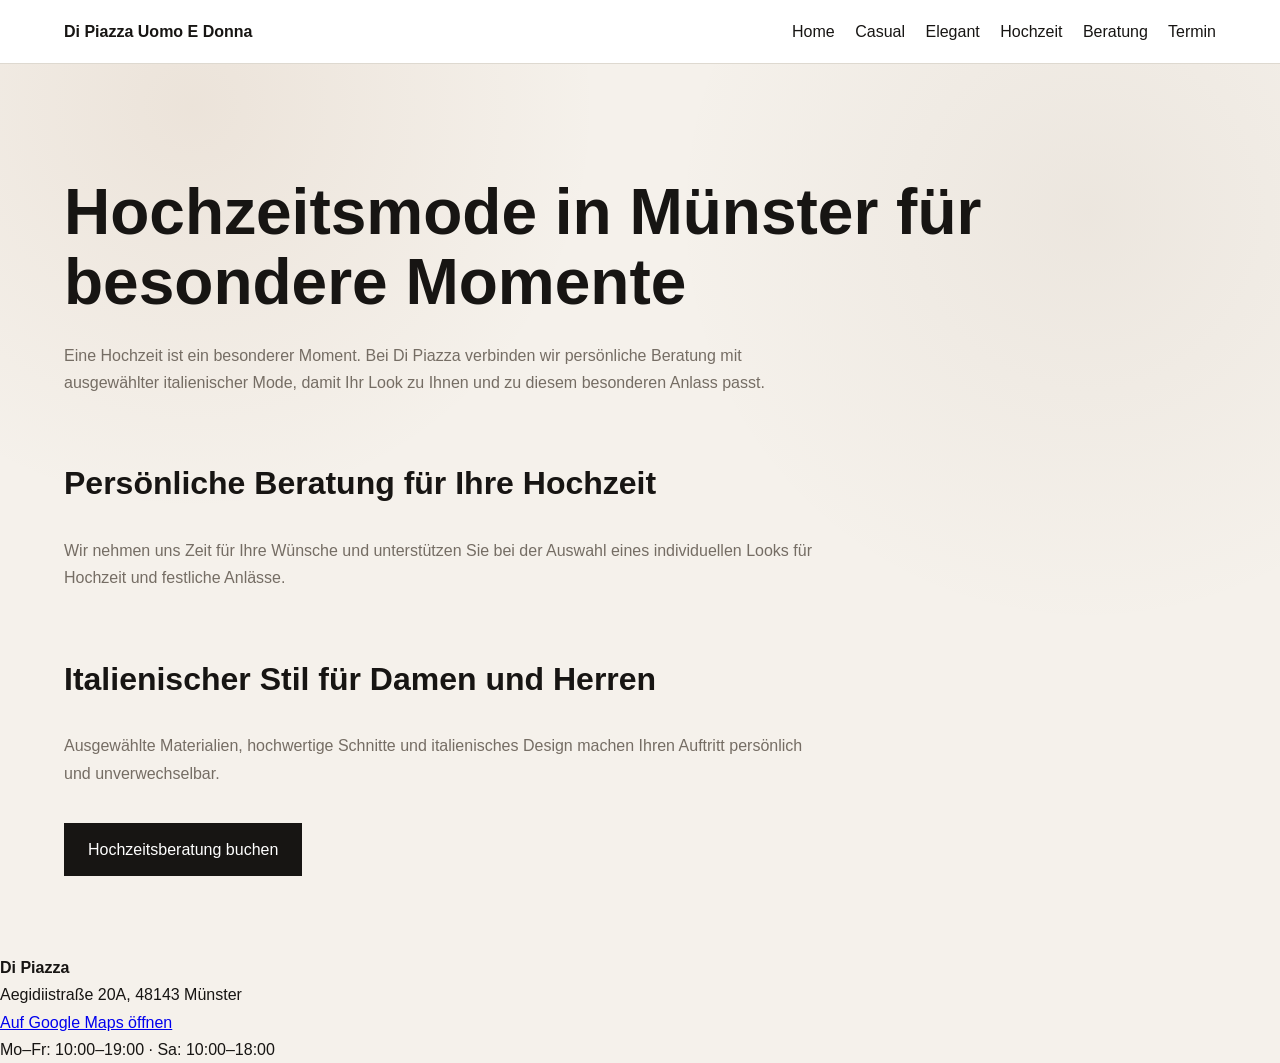
<file: production/hochzeit.html>
<!doctype html>
<html lang="de">
<head>
<meta charset="utf-8">
<title>Hochzeitsmode in Münster | Di Piazza Uomo E Donna</title>
<meta name="description" content="Hochzeitsmode in Münster für Damen und Herren. Persönliche Beratung, individuelle Looks und italienische Mode für Hochzeit und besondere Momente.">
<meta name="robots" content="index,follow">
<link rel="canonical" href="https://www.dipiazza.de/besondere-momente-hochzeit">
<meta name="viewport" content="width=device-width,initial-scale=1">
<link rel="stylesheet" href="style.css">

<script type="application/ld+json">
{
  "@context": "https://schema.org",
  "@graph": [
    {
      "@type": "WebSite",
      "@id": "https://www.dipiazza.de/#website",
      "url": "https://www.dipiazza.de/",
      "name": "Di Piazza Uomo E Donna",
      "publisher": {
        "@id": "https://www.dipiazza.de/#business"
      }
    },
    {
      "@type": "ClothingStore",
      "@id": "https://www.dipiazza.de/#business",
      "name": "Di Piazza Uomo E Donna",
      "url": "https://www.dipiazza.de/",
      "description": "Italienische Damen- und Herrenmode in Münster mit persönlicher Modeberatung.",
      "telephone": "+49 176 60366020",
      "email": "d.dipiazza@web.de",
      "address": {
        "@type": "PostalAddress",
        "streetAddress": "Aegidiistraße 20A",
        "postalCode": "48143",
        "addressLocality": "Münster",
        "addressRegion": "Nordrhein-Westfalen",
        "addressCountry": "DE"
      },
      "geo": {
        "@type": "GeoCoordinates",
        "latitude": 51.9592568,
        "longitude": 7.6226174
      },
      "priceRange": "€€€"
    },
    {
      "@type": "WebPage",
      "@id": "https://www.dipiazza.de/besondere-momente-hochzeit#webpage",
      "url": "https://www.dipiazza.de/besondere-momente-hochzeit",
      "name": "Hochzeitsmode in Münster | Di Piazza Uomo E Donna",
      "isPartOf": {
        "@id": "https://www.dipiazza.de/#website"
      },
      "about": {
        "@id": "https://www.dipiazza.de/#business"
      }
    }
  ]
}
</script>
</head>
<body>

<header>
<nav>
<strong>Di Piazza Uomo E Donna</strong>
<div>
<a href="/">Home</a>
<a href="/casual">Casual</a>
<a href="/elegant-extravagant">Elegant</a>
<a href="/besondere-momente-hochzeit">Hochzeit</a>
<a href="/beratung">Beratung</a>
<a href="/termin">Termin</a>
</div>
</nav>
</header>

<main class="container">

<h1>Hochzeitsmode in Münster für besondere Momente</h1>

<p>
Eine Hochzeit ist ein besonderer Moment. Bei Di Piazza verbinden
wir persönliche Beratung mit ausgewählter italienischer Mode,
damit Ihr Look zu Ihnen und zu diesem besonderen Anlass passt.
</p>

<h2>Persönliche Beratung für Ihre Hochzeit</h2>

<p>
Wir nehmen uns Zeit für Ihre Wünsche und unterstützen Sie bei
der Auswahl eines individuellen Looks für Hochzeit und festliche
Anlässe.
</p>

<h2>Italienischer Stil für Damen und Herren</h2>

<p>
Ausgewählte Materialien, hochwertige Schnitte und italienisches
Design machen Ihren Auftritt persönlich und unverwechselbar.
</p>

<a class="button" href="/termin">Hochzeitsberatung buchen</a>

</main>


<div class="business-contact">
  <strong>Di Piazza</strong><br>
  Aegidiistraße 20A, 48143 Münster<br>
  <a href="https://www.google.com/maps/search/?api=1&query=Aegidiistra%C3%9Fe+20A%2C+48143+M%C3%BCnster%2C+Deutschland" target="_blank" rel="noopener">
    Auf Google Maps öffnen
  </a><br>
  <span>Mo–Fr: 10:00–19:00 · Sa: 10:00–18:00</span>
</div>

</body>
</html>
</file>
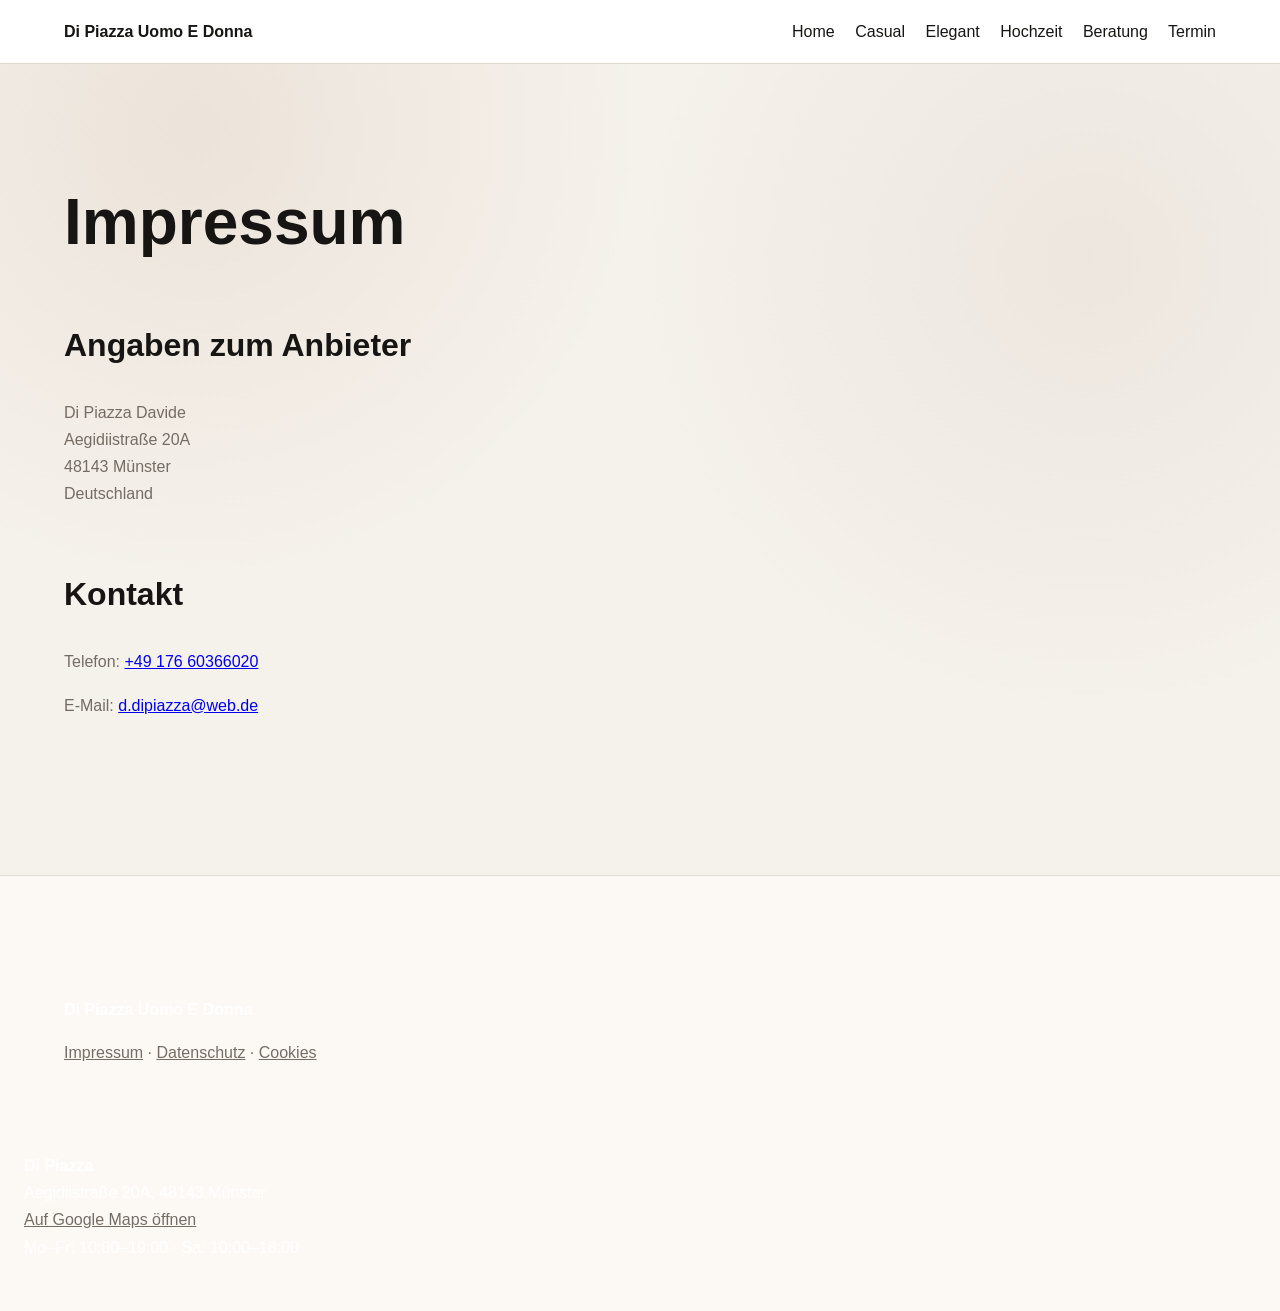
<file: production/impressum.html>
<!doctype html>
<html lang="de">
<head>
  <meta charset="utf-8">
  <title>Impressum | Di Piazza Uomo E Donna</title>
  <meta name="description" content="Impressum von Di Piazza Uomo E Donna in Münster. Angaben zum Anbieter und Kontakt.">
  <meta name="robots" content="index,follow">
  <link rel="canonical" href="https://www.dipiazza.de/impressum">
  <meta name="viewport" content="width=device-width, initial-scale=1">
  <link rel="stylesheet" href="style.css">

<script type="application/ld+json">
{
  "@context": "https://schema.org",
  "@graph": [
    {
      "@type": "WebSite",
      "@id": "https://www.dipiazza.de/#website",
      "url": "https://www.dipiazza.de/",
      "name": "Di Piazza Uomo E Donna",
      "publisher": {
        "@id": "https://www.dipiazza.de/#business"
      }
    },
    {
      "@type": "ClothingStore",
      "@id": "https://www.dipiazza.de/#business",
      "name": "Di Piazza Uomo E Donna",
      "url": "https://www.dipiazza.de/",
      "description": "Italienische Damen- und Herrenmode in Münster mit persönlicher Modeberatung.",
      "telephone": "+49 176 60366020",
      "email": "d.dipiazza@web.de",
      "address": {
        "@type": "PostalAddress",
        "streetAddress": "Aegidiistraße 20A",
        "postalCode": "48143",
        "addressLocality": "Münster",
        "addressRegion": "Nordrhein-Westfalen",
        "addressCountry": "DE"
      },
      "geo": {
        "@type": "GeoCoordinates",
        "latitude": 51.9592568,
        "longitude": 7.6226174
      },
      "priceRange": "€€€"
    },
    {
      "@type": "WebPage",
      "@id": "https://www.dipiazza.de/impressum#webpage",
      "url": "https://www.dipiazza.de/impressum",
      "name": "Impressum | Di Piazza Uomo E Donna",
      "isPartOf": {
        "@id": "https://www.dipiazza.de/#website"
      },
      "about": {
        "@id": "https://www.dipiazza.de/#business"
      }
    }
  ]
}
</script>
</head>

<body>

<header>
  <nav>
    <strong>Di Piazza Uomo E Donna</strong>
    <div>
      <a href="/">Home</a>
      <a href="/casual">Casual</a>
      <a href="/elegant-extravagant">Elegant</a>
      <a href="/besondere-momente-hochzeit">Hochzeit</a>
      <a href="/beratung">Beratung</a>
      <a href="/termin">Termin</a>
    </div>
  </nav>
</header>

<main>
<section class="container">

  <h1>Impressum</h1>

  <h2>Angaben zum Anbieter</h2>

  <p>
    Di Piazza Davide<br>
    Aegidiistraße 20A<br>
    48143 Münster<br>
    Deutschland
  </p>

  <h2>Kontakt</h2>

  <p>
    Telefon:
    <a href="tel:+4917660366020">+49 176 60366020</a>
  </p>

  <p>
    E-Mail:
    <a href="mailto:d.dipiazza@web.de">d.dipiazza@web.de</a>
  </p>

</section>
</main>

<footer>
  <div class="container">
    <strong>Di Piazza Uomo E Donna</strong>
    <p>
      <a href="/impressum">Impressum</a> ·
      <a href="/datenschutz">Datenschutz</a> ·
      <a href="/cookies">Cookies</a>
    </p>
  </div>

<div class="business-contact">
  <strong>Di Piazza</strong><br>
  Aegidiistraße 20A, 48143 Münster<br>
  <a href="https://www.google.com/maps/search/?api=1&query=Aegidiistra%C3%9Fe+20A%2C+48143+M%C3%BCnster%2C+Deutschland" target="_blank" rel="noopener">
    Auf Google Maps öffnen
  </a><br>
  <span>Mo–Fr: 10:00–19:00 · Sa: 10:00–18:00</span>
</div>

</footer>

</body>
</html>
</file>
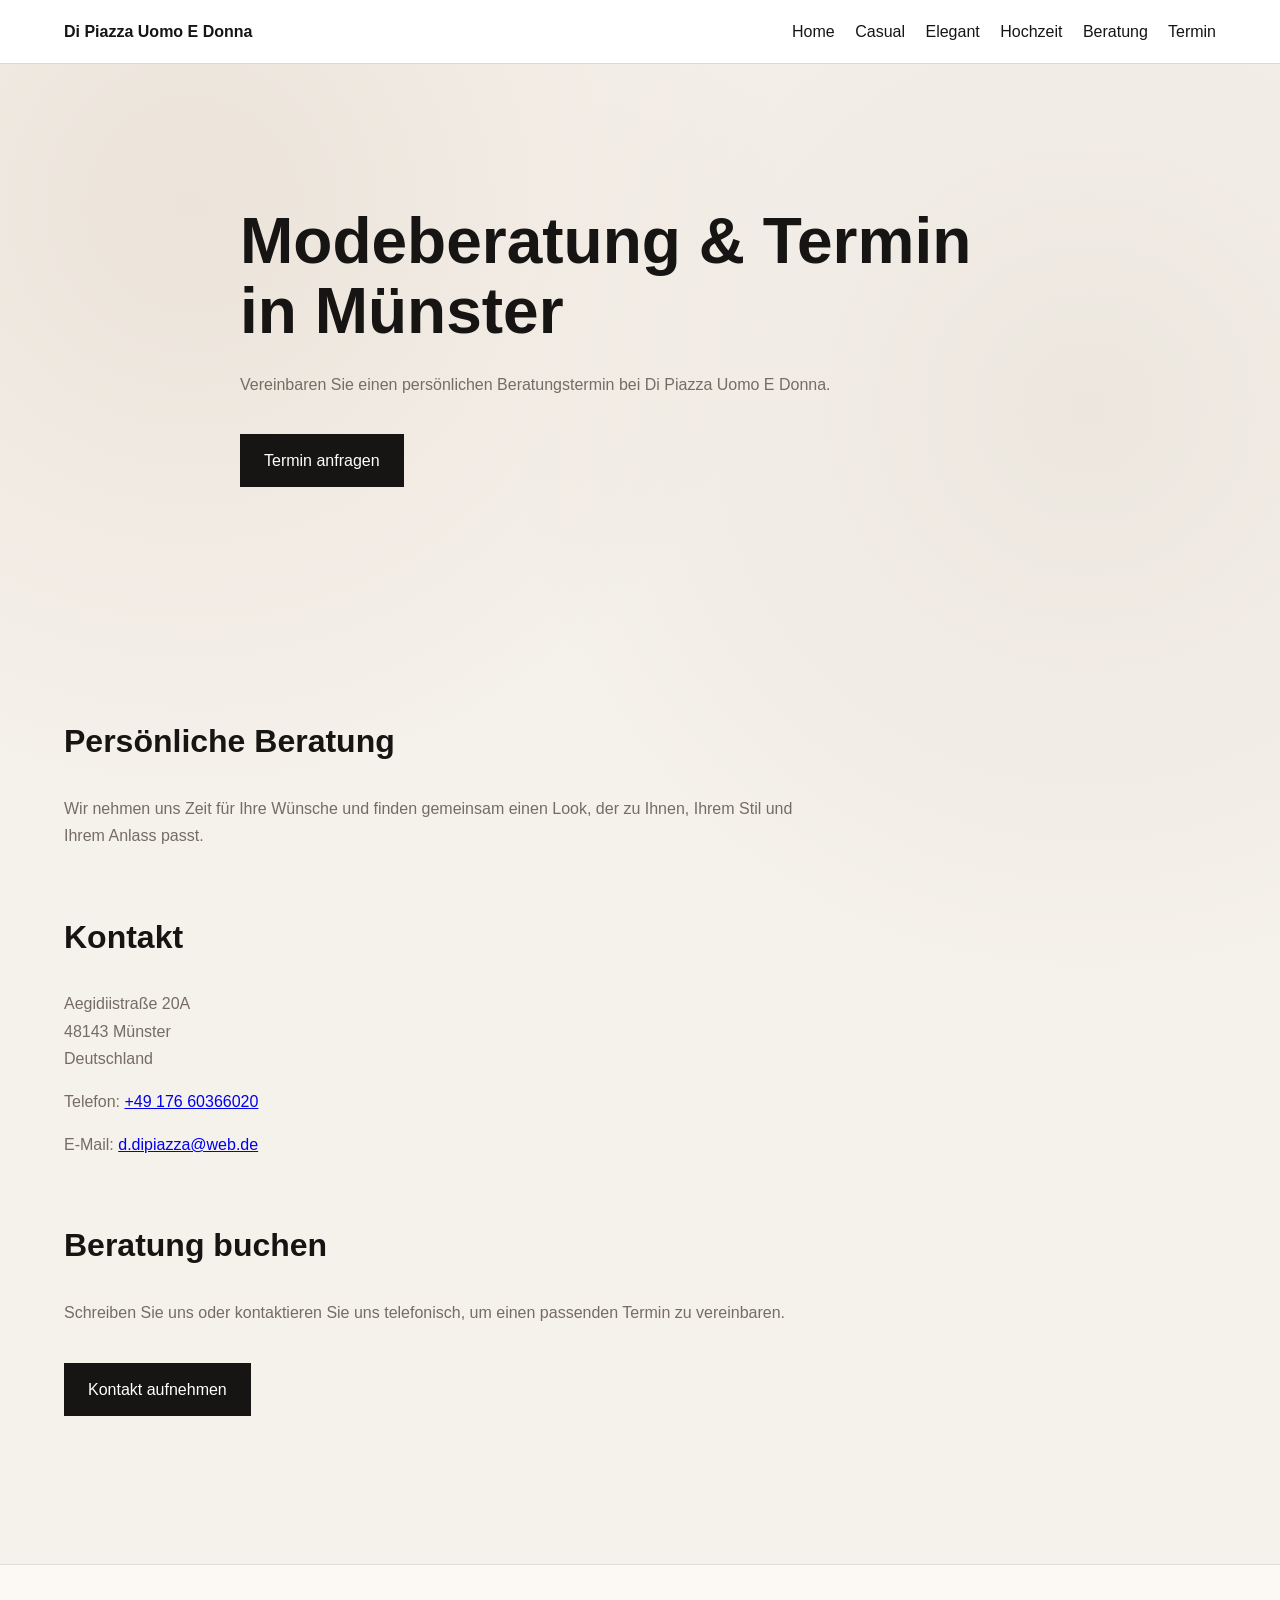
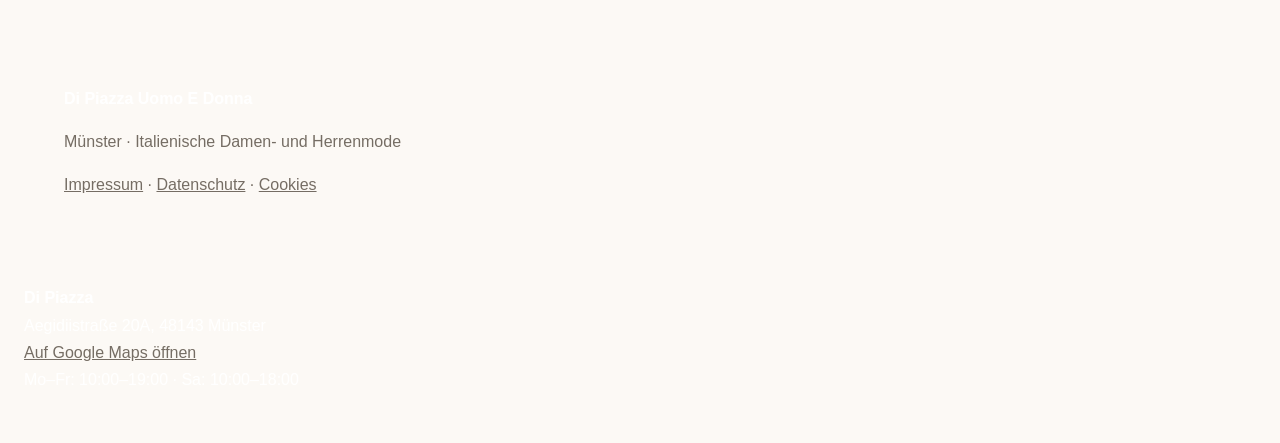
<file: production/termin.html>
<!doctype html>
<html lang="de">
<head>
  <meta charset="utf-8">
  <title>Modeberatung & Termin in Münster | Di Piazza</title>
  <meta name="description" content="Vereinbaren Sie einen persönlichen Termin zur Modeberatung bei Di Piazza Uomo E Donna in Münster. Individuelle Beratung für Damen und Herren.">
  <meta name="robots" content="index,follow">
  <link rel="canonical" href="https://www.dipiazza.de/termin">
  <meta name="viewport" content="width=device-width, initial-scale=1">
  <link rel="stylesheet" href="style.css">

<script type="application/ld+json">
{
  "@context": "https://schema.org",
  "@graph": [
    {
      "@type": "WebSite",
      "@id": "https://www.dipiazza.de/#website",
      "url": "https://www.dipiazza.de/",
      "name": "Di Piazza Uomo E Donna",
      "publisher": {
        "@id": "https://www.dipiazza.de/#business"
      }
    },
    {
      "@type": "ClothingStore",
      "@id": "https://www.dipiazza.de/#business",
      "name": "Di Piazza Uomo E Donna",
      "url": "https://www.dipiazza.de/",
      "description": "Italienische Damen- und Herrenmode in Münster mit persönlicher Modeberatung.",
      "telephone": "+49 176 60366020",
      "email": "d.dipiazza@web.de",
      "address": {
        "@type": "PostalAddress",
        "streetAddress": "Aegidiistraße 20A",
        "postalCode": "48143",
        "addressLocality": "Münster",
        "addressRegion": "Nordrhein-Westfalen",
        "addressCountry": "DE"
      },
      "geo": {
        "@type": "GeoCoordinates",
        "latitude": 51.9592568,
        "longitude": 7.6226174
      },
      "priceRange": "€€€"
    },
    {
      "@type": "WebPage",
      "@id": "https://www.dipiazza.de/termin#webpage",
      "url": "https://www.dipiazza.de/termin",
      "name": "Modeberatung & Termin in Münster | Di Piazza",
      "isPartOf": {
        "@id": "https://www.dipiazza.de/#website"
      },
      "about": {
        "@id": "https://www.dipiazza.de/#business"
      }
    }
  ]
}
</script>
</head>

<body>

<header>
  <nav>
    <strong>Di Piazza Uomo E Donna</strong>
    <div>
      <a href="/">Home</a>
      <a href="/casual">Casual</a>
      <a href="/elegant-extravagant">Elegant</a>
      <a href="/besondere-momente-hochzeit">Hochzeit</a>
      <a href="/beratung">Beratung</a>
      <a href="/termin">Termin</a>
    </div>
  </nav>
</header>

<main>

<section class="hero">
  <div class="container">
    <div class="hero-content">

      <h1>Modeberatung &amp; Termin in Münster</h1>

      <p>
        Vereinbaren Sie einen persönlichen Beratungstermin
        bei Di Piazza Uomo E Donna.
      </p>

      <a class="button" href="mailto:d.dipiazza@web.de">
        Termin anfragen
      </a>

    </div>
  </div>
</section>

<section class="container">

  <h2>Persönliche Beratung</h2>

  <p>
    Wir nehmen uns Zeit für Ihre Wünsche und finden gemeinsam
    einen Look, der zu Ihnen, Ihrem Stil und Ihrem Anlass passt.
  </p>

  <h2>Kontakt</h2>

  <p>
    Aegidiistraße 20A<br>
    48143 Münster<br>
    Deutschland
  </p>

  <p>
    Telefon:
    <a href="tel:+4917660366020">+49 176 60366020</a>
  </p>

  <p>
    E-Mail:
    <a href="mailto:d.dipiazza@web.de">d.dipiazza@web.de</a>
  </p>

  <h2>Beratung buchen</h2>

  <p>
    Schreiben Sie uns oder kontaktieren Sie uns telefonisch,
    um einen passenden Termin zu vereinbaren.
  </p>

  <a class="button" href="mailto:d.dipiazza@web.de">
    Kontakt aufnehmen
  </a>

</section>

</main>

<footer>
  <div class="container">
    <strong>Di Piazza Uomo E Donna</strong>
    <p>Münster · Italienische Damen- und Herrenmode</p>

    <p>
      <a href="/impressum">Impressum</a> ·
      <a href="/datenschutz">Datenschutz</a> ·
      <a href="/cookies">Cookies</a>
    </p>
  </div>

<div class="business-contact">
  <strong>Di Piazza</strong><br>
  Aegidiistraße 20A, 48143 Münster<br>
  <a href="https://www.google.com/maps/search/?api=1&query=Aegidiistra%C3%9Fe+20A%2C+48143+M%C3%BCnster%2C+Deutschland" target="_blank" rel="noopener">
    Auf Google Maps öffnen
  </a><br>
  <span>Mo–Fr: 10:00–19:00 · Sa: 10:00–18:00</span>
</div>

</footer>

</body>
</html>
</file>
<file: production/style.css>
:root {
    --bg: #f7f5f1;
    --text: #1d1d1b;
    --muted: #68645e;
    --accent: #9a7b4f;
    --white: #ffffff;
    --border: #ded9d0;
}

* {
    box-sizing: border-box;
}

html {
    scroll-behavior: smooth;
}

body {
    margin: 0;
    font-family: Arial, Helvetica, sans-serif;
    background: var(--bg);
    color: var(--text);
    line-height: 1.7;
}

header {
    background: var(--white);
    border-bottom: 1px solid var(--border);
    position: sticky;
    top: 0;
    z-index: 10;
}

nav {
    max-width: 1200px;
    margin: auto;
    padding: 18px 24px;
    display: flex;
    gap: 24px;
    align-items: center;
    justify-content: space-between;
}

nav a {
    color: var(--text);
    text-decoration: none;
    margin-left: 16px;
}

.container {
    max-width: 1200px;
    margin: auto;
    padding: 70px 24px;
}

.hero {
    min-height: 520px;
    display: flex;
    align-items: center;
}

.hero-content {
    max-width: 800px;
}

h1 {
    font-size: clamp(36px, 6vw, 64px);
    line-height: 1.1;
    margin-bottom: 24px;
}

h2 {
    font-size: 32px;
    margin-top: 60px;
}

h3 {
    font-size: 22px;
}

p {
    max-width: 760px;
    color: var(--muted);
}

.button {
    display: inline-block;
    margin-top: 20px;
    padding: 13px 24px;
    background: var(--text);
    color: white;
    text-decoration: none;
}

.grid {
    display: grid;
    grid-template-columns: repeat(auto-fit, minmax(260px, 1fr));
    gap: 24px;
    margin-top: 30px;
}

.card {
    background: var(--white);
    padding: 28px;
    border: 1px solid var(--border);
}

footer {
    margin-top: 80px;
    padding: 50px 24px;
    background: var(--text);
    color: white;
}

footer a {
    color: white;
}

@media (max-width: 700px) {
    nav {
        flex-direction: column;
        align-items: flex-start;
    }

    nav a {
        margin-left: 0;
        margin-right: 12px;
    }

    .container {
        padding: 45px 18px;
    }
}


/* ===== Di Piazza Luxury Experience ===== */

:root {
  --bg: #f5f1eb;
  --surface: #fffdf9;
  --text: #171513;
  --muted: #756d64;
  --accent: #9b6b42;
  --accent-dark: #6f472b;
  --line: rgba(23,21,19,.12);
  --shadow: 0 18px 50px rgba(35,25,18,.10);
}

html {
  scroll-behavior: smooth;
}

body {
  background:
    radial-gradient(circle at 15% 10%, rgba(155,107,66,.10), transparent 28%),
    radial-gradient(circle at 85% 20%, rgba(120,90,60,.07), transparent 30%),
    var(--bg);
  color: var(--text);
  animation: pageEnter .8s ease both;
}

@keyframes pageEnter {
  from {
    opacity: 0;
    transform: translateY(18px);
  }
  to {
    opacity: 1;
    transform: translateY(0);
  }
}

a,
button {
  transition:
    transform .25s ease,
    color .25s ease,
    background-color .25s ease,
    border-color .25s ease,
    box-shadow .25s ease,
    opacity .25s ease;
}

a:hover {
  color: var(--accent-dark);
}

.button,
button,
a[class*="button"] {
  position: relative;
  overflow: hidden;
}

.button:hover,
button:hover,
a[class*="button"]:hover {
  transform: translateY(-3px);
  box-shadow: 0 12px 28px rgba(35,25,18,.16);
}

.button::after,
a[class*="button"]::after {
  content: "";
  position: absolute;
  inset: 0;
  background: linear-gradient(
    110deg,
    transparent 20%,
    rgba(255,255,255,.35) 50%,
    transparent 80%
  );
  transform: translateX(-120%);
  transition: transform .65s ease;
}

.button:hover::after,
a[class*="button"]:hover::after {
  transform: translateX(120%);
}

img {
  transition: transform .7s ease, filter .7s ease;
}

img:hover {
  transform: scale(1.025);
}

main,
section,
article {
  animation: contentEnter .9s ease both;
}

@keyframes contentEnter {
  from {
    opacity: 0;
    transform: translateY(24px);
  }
  to {
    opacity: 1;
    transform: translateY(0);
  }
}

footer {
  margin-top: 70px;
  border-top: 1px solid var(--line);
  background: rgba(255,253,249,.72);
  backdrop-filter: blur(12px);
}

footer a {
  color: var(--muted);
}

footer a:hover {
  color: var(--accent-dark);
}

@media (max-width: 700px) {
  body {
    animation-duration: .6s;
  }

  .button,
  button,
  a[class*="button"] {
    width: auto;
    max-width: 100%;
  }
}

@media (prefers-reduced-motion: reduce) {
  html {
    scroll-behavior: auto;
  }

  *,
  *::before,
  *::after {
    animation-duration: .01ms !important;
    animation-iteration-count: 1 !important;
    transition-duration: .01ms !important;
    scroll-behavior: auto !important;
  }
}

/* ===== Premium floating booking CTA ===== */
.floating-booking {
  position: fixed;
  right: 24px;
  bottom: 24px;
  z-index: 100;
  display: flex;
  align-items: center;
  gap: 10px;
  padding: 14px 20px;
  border-radius: 999px;
  background: var(--text);
  color: #fff !important;
  text-decoration: none;
  box-shadow: 0 14px 35px rgba(23,21,19,.22);
  animation: bookingEnter .8s ease .4s both;
}

.floating-booking:hover {
  transform: translateY(-4px);
  box-shadow: 0 18px 42px rgba(23,21,19,.28);
}

.floating-booking span:first-child {
  font-size: 18px;
}

@keyframes bookingEnter {
  from {
    opacity: 0;
    transform: translateY(30px);
  }
  to {
    opacity: 1;
    transform: translateY(0);
  }
}

@media (max-width: 700px) {
  .floating-booking {
    right: 14px;
    bottom: 14px;
    left: 14px;
    justify-content: center;
  }
}
</file>
